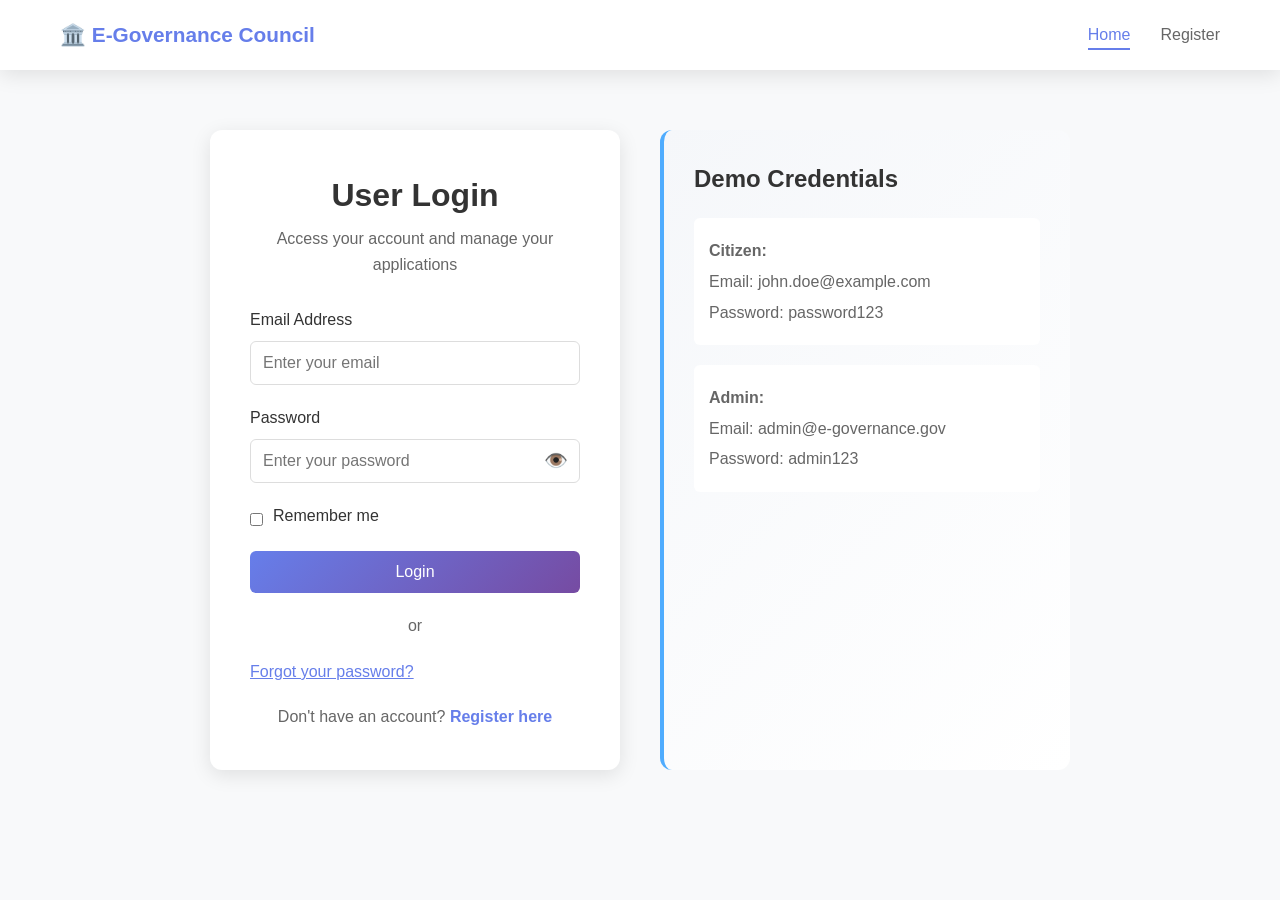
<file: E-governance/index.html>
<!DOCTYPE html>
<html lang="en">
<head>
    <meta charset="UTF-8">
    <meta name="viewport" content="width=device-width, initial-scale=1.0">
    <title>E-Governance Council System</title>
    <link rel="stylesheet" href="styles.css">
</head>
<body>
    <!-- Navigation -->
    <nav class="navbar">
        <div class="nav-container">
            <div class="logo">🏛️ E-Governance Council</div>
            <ul class="nav-links">
                <li><a href="index.html" class="active">Home</a></li>
                <li><a href="register.html">Register</a></li>
            </ul>
        </div>
    </nav>

    <!-- Login Container -->
    <div class="auth-container">
        <div class="auth-card">
            <h2>User Login</h2>
            <p class="auth-subtitle">Access your account and manage your applications</p>

            <form id="loginForm" class="auth-form">
                <div class="form-group">
                    <label for="email">Email Address</label>
                    <input type="email" id="email" name="email" required placeholder="Enter your email">
                    <span class="error-message" id="emailError"></span>
                </div>

                <div class="form-group">
                    <label for="password">Password</label>
                    <div class="password-field">
                        <input type="password" id="password" name="password" required placeholder="Enter your password">
                        <button type="button" class="toggle-password" onclick="togglePassword('password')">👁️</button>
                    </div>
                    <span class="error-message" id="passwordError"></span>
                </div>

                <div class="form-group checkbox">
                    <input type="checkbox" id="remember" name="remember">
                    <label for="remember">Remember me</label>
                </div>

                <button type="submit" class="btn btn-primary btn-full">Login</button>

                <div class="auth-divider">or</div>

                <a href="recover-password.html" class="btn btn-link">Forgot your password?</a>
            </form>

            <div class="auth-footer">
                <p>Don't have an account? <a href="register.html" class="link-primary">Register here</a></p>
            </div>
        </div>

        <!-- Info Card -->
        <div class="info-card">
            <h3>Demo Credentials</h3>
            <div class="demo-creds">
                <p><strong>Citizen:</strong></p>
                <p>Email: john.doe@example.com</p>
                <p>Password: password123</p>
            </div>
            <div class="demo-creds">
                <p><strong>Admin:</strong></p>
                <p>Email: admin@e-governance.gov</p>
                <p>Password: admin123</p>
            </div>
        </div>
    </div>

    <!-- Script -->
    <script src="auth.js"></script>
    <script>
        document.getElementById('loginForm').addEventListener('submit', function(e) {
            e.preventDefault();
            if(validateLoginForm()) {
                handleLogin();
            }
        });

        function validateLoginForm() {
            let isValid = true;
            const email = document.getElementById('email').value;
            const password = document.getElementById('password').value;

            if (!email) {
                document.getElementById('emailError').textContent = 'Email is required';
                isValid = false;
            } else if (!isValidEmail(email)) {
                document.getElementById('emailError').textContent = 'Please enter a valid email';
                isValid = false;
            } else {
                document.getElementById('emailError').textContent = '';
            }

            if (!password) {
                document.getElementById('passwordError').textContent = 'Password is required';
                isValid = false;
            } else if (password.length < 6) {
                document.getElementById('passwordError').textContent = 'Password must be at least 6 characters';
                isValid = false;
            } else {
                document.getElementById('passwordError').textContent = '';
            }

            return isValid;
        }

        async function handleLogin() {
            const email = document.getElementById('email').value;
            const password = document.getElementById('password').value;

            // Show loading state
            const submitBtn = document.querySelector('button[type="submit"]');
            const originalText = submitBtn.textContent;
            submitBtn.textContent = 'Logging in...';
            submitBtn.disabled = true;

            try {
                const result = await loginUser(email, password);

                if (result.success) {
                    // Store user session
                    storeUserSession(result.user);

                    alert('Login successful!');
                    // Redirect based on user role
                    if (result.user.role === 'Admin') {
                        window.location.href = 'admin-panel.html';
                    } else {
                        window.location.href = 'dashboard.html';
                    }
                } else {
                    if (result.needs_registration) {
                        // User doesn't exist, prompt to register
                        const shouldRegister = confirm(result.message + ' Would you like to register now?');
                        if (shouldRegister) {
                            window.location.href = 'register.html';
                        }
                    } else {
                        alert(result.message);
                    }
                }
            } catch (error) {
                console.error('Login error:', error);
                alert('An error occurred during login. Please try again.');
            } finally {
                // Reset button state
                submitBtn.textContent = originalText;
                submitBtn.disabled = false;
            }
        }
    </script>
</body>
</html>
</file>
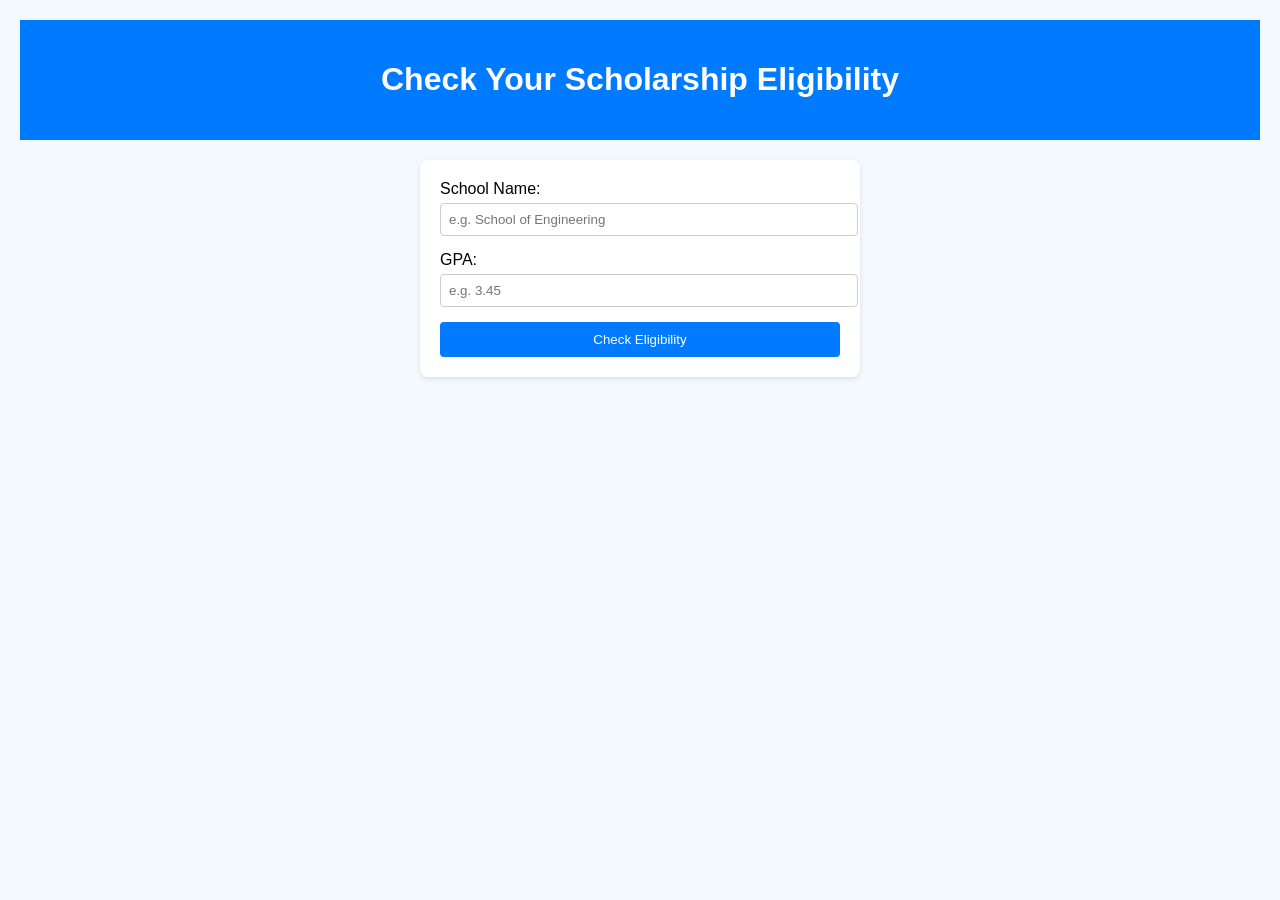
<file: eligibility.html>
<!DOCTYPE html>
<html lang="en">
<head>
    <meta charset="UTF-8">
    <meta name="viewport" content="width=device-width, initial-scale=1.0">
    <title>Scholarship Eligibility Checker</title>
    <style>
        body {
            font-family: Arial, sans-serif;
            background-color: #f4f8ff;
            margin: 0;
            padding: 20px;
        }
        header {
            background-color: #007bff;
            color: white;
            padding: 20px;
            text-align: center;
        }
        .form-container {
            margin: 20px auto;
            padding: 20px;
            background-color: white;
            border-radius: 8px;
            box-shadow: 0 2px 5px rgba(0, 0, 0, 0.1);
            max-width: 400px;
        }
        .form-group {
            margin-bottom: 15px;
        }
        label {
            display: block;
            margin-bottom: 5px;
        }
        input {
            width: 100%;
            padding: 8px;
            border: 1px solid #ccc;
            border-radius: 4px;
        }
        button {
            width: 100%;
            padding: 10px;
            background-color: #007bff;
            color: white;
            border: none;
            border-radius: 4px;
            cursor: pointer;
        }
        button:hover {
            background-color: #0056b3;
        }

        /* result styles */
        .result {
            margin-top: 20px;
            font-weight: bold;
            display: flex;
            align-items: center;
            gap: 10px;
            font-size: 1rem;
        }
        .result .icon {
            font-size: 1.3rem;
            line-height: 1;
        }
        .result.ok { color: #155724; background: #d4edda; border: 1px solid #c3e6cb; padding: 8px 12px; border-radius: 6px; }
        .result.bad { color: #721c24; background: #f8d7da; border: 1px solid #f5c6cb; padding: 8px 12px; border-radius: 6px; }

        .view-link {
            display: inline-block;
            margin-left: auto;
            background: #28a745;
            color: #fff;
            padding: 6px 10px;
            text-decoration: none;
            border-radius: 4px;
            font-weight: 600;
        }
        .view-link:hover { opacity: 0.95; }

        @media (max-width: 420px) {
            .result { flex-direction: column; align-items: flex-start; gap:6px; }
            .view-link { margin-left: 0; }
        }
    </style>
</head>
<body>
    <header>
        <h1>Check Your Scholarship Eligibility</h1>
    </header>

    <div class="form-container">
        <form id="eligibility-form" novalidate>
            <div class="form-group">
                <label for="school">School Name:</label>
                <input type="text" id="school" name="school" required placeholder="e.g. School of Engineering">
            </div>
            <div class="form-group">
                <label for="gpa">GPA:</label>
                <input type="number" id="gpa" name="gpa" step="0.01" min="0" max="4.0" required placeholder="e.g. 3.45">
            </div>
            <button type="submit">Check Eligibility</button>
        </form>
        <div id="eligibility-result" class="result" role="status" aria-live="polite" style="display:none"></div>
    </div>

    <script>
        const form = document.getElementById('eligibility-form');
        const resultEl = document.getElementById('eligibility-result');

        form.addEventListener('submit', function(e) {
            e.preventDefault();
            resultEl.style.display = 'none';
            resultEl.className = 'result'; // reset classes

            const school = document.getElementById('school').value.trim();
            const gpaRaw = document.getElementById('gpa').value;
            const gpa = parseFloat(gpaRaw);

            // basic validation
            if (!school) {
                resultEl.textContent = 'Please enter your school name.';
                resultEl.classList.add('bad');
                resultEl.style.display = '';
                return;
            }
            if (isNaN(gpa) || gpa < 0 || gpa > 4) {
                resultEl.textContent = 'Please enter a valid GPA between 0.00 and 4.00.';
                resultEl.classList.add('bad');
                resultEl.style.display = '';
                return;
            }

            // eligibility threshold: 2.8 or higher => eligible
            if (gpa >= 2.8) {
                resultEl.innerHTML = '<span class="icon" aria-hidden="true">✅</span><span>Eligible</span>';
                // provide link to view scholarships for entered school
                const link = document.createElement('a');
                link.className = 'view-link';
                link.href = `vsch.html?school=${encodeURIComponent(school)}&gpa=${gpa.toFixed(2)}`;
                link.textContent = 'View scholarships';
                resultEl.appendChild(link);

                resultEl.classList.add('ok');
                resultEl.style.display = '';
            } else {
                resultEl.innerHTML = '<span class="icon" aria-hidden="true">✖</span><span>Not eligible</span>';
                resultEl.classList.add('bad');
                resultEl.style.display = '';
            }
        });
    </script>
</body>
</html>
</file>
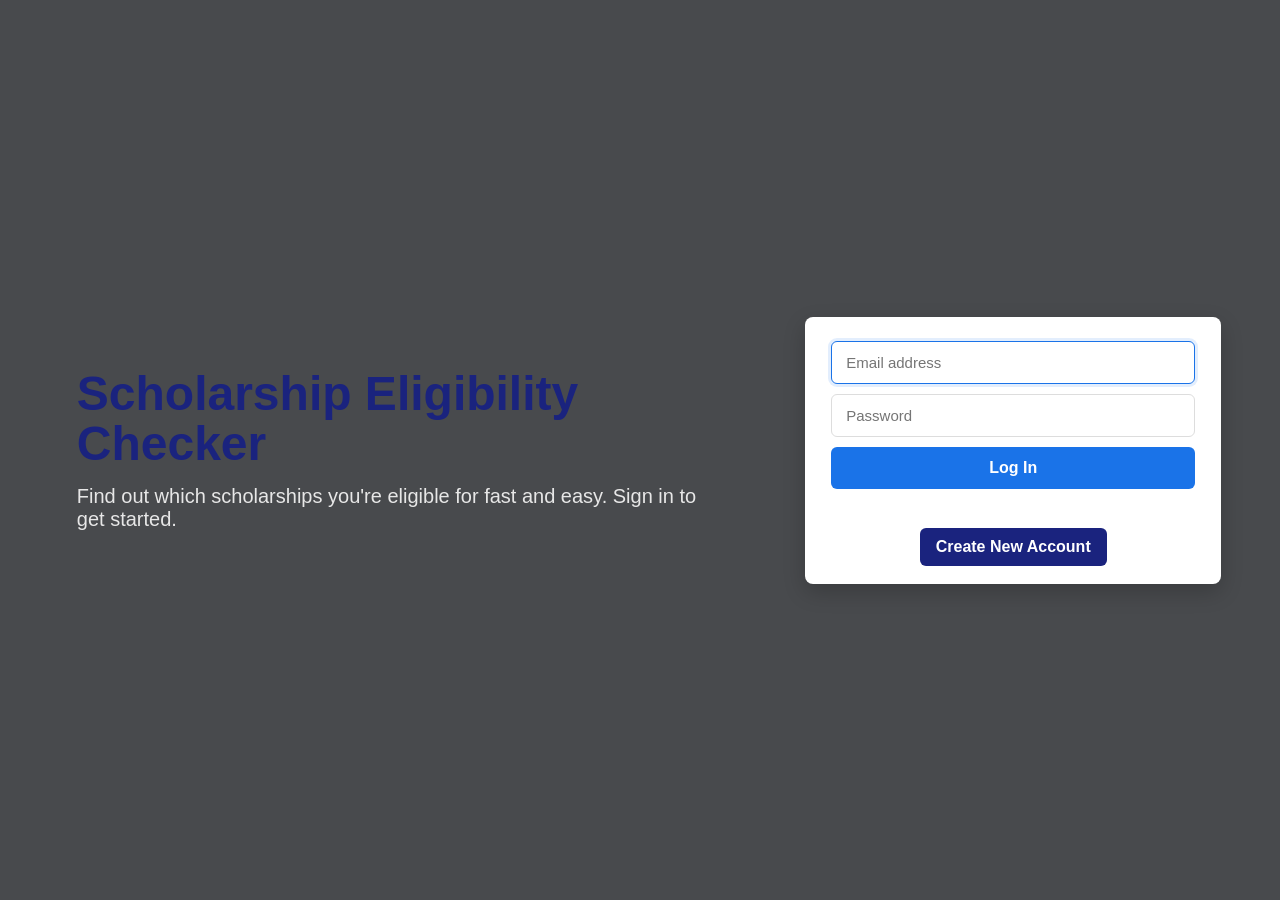
<file: login.html>
<!doctype html>
<html lang="en">
<head>
  <meta charset="utf-8" />
  <meta name="viewport" content="width=device-width,initial-scale=1" />
  <title>Log in - Scholarship Eligibility Checker</title>
  <link rel="stylesheet" href="style.css">
  <link rel="stylesheet" href="login.css">
</head>
<body>
  <div class="login-wrapper">
    <div class="login-left">
      <h1>Scholarship Eligibility Checker</h1>
      <p>Find out which scholarships you're eligible for fast and easy.
         Sign in to get started.
      </p>
    </div>

    <div class="login-right">
      <div class="login-card" role="region" aria-label="Log in">
        <div id="loginMsg" class="form-msg" aria-live="polite" style="text-align:left;margin-bottom:8px;display:none"></div>
        <form action="login.php" method="post" class="login-form">
          <label class="sr-only" for="email">Email</label>
          <input id="email" name="email" type="email" placeholder="Email address" required>

          <label class="sr-only" for="password">Password</label>
          <input id="password" name="password" type="password" placeholder="Password" required>

          <button type="submit" class="login-btn">Log In</button>

        </form>

        <div class="divider" aria-hidden="true"></div>

        <a href="signup.html" class="create-account">Create New Account</a>
      </div>
    </div>
  </div>

  <script>
    // small convenience: focus email on load
    document.getElementById('email')?.focus();

    // show server-side error passed via ?error= message
    (function(){
      function getQueryParam(name){
        const params = new URLSearchParams(window.location.search);
        return params.get(name);
      }
      const err = getQueryParam('error');
      if (err){
        const msg = decodeURIComponent(err);
        const el = document.getElementById('loginMsg');
        el.textContent = msg;
        el.className = 'form-msg error';
        el.style.display = 'block';
        // remove error from URL to avoid repeat on refresh
        if (window.history && window.history.replaceState) {
          const url = new URL(window.location);
          url.searchParams.delete('error');
          window.history.replaceState({}, document.title, url.toString());
        }
      }
    })();
  </script>
</body>
</html>
</file>
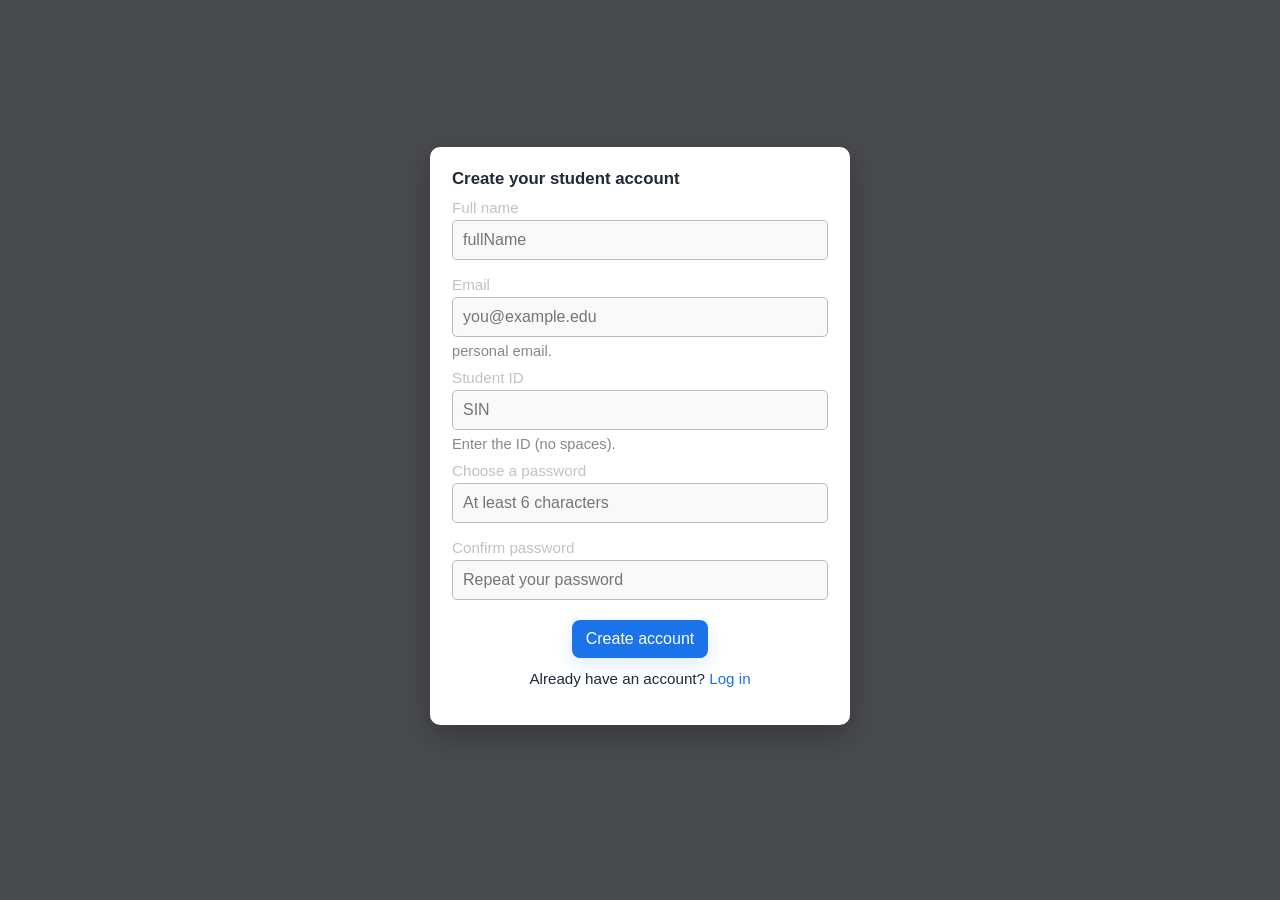
<file: signup.html>
<!doctype html>
<html lang="en">
<head>
  <meta charset="utf-8" />
  <meta name="viewport" content="width=device-width,initial-scale=1" />
  <title>Eligibility Portal</title>
  <link rel="stylesheet" href="styles.css">
</head>
<body>
  <header class="page-header">

  </header>

  <main class="center">
    <section class="card" aria-labelledby="signupHeading">
      <h2 id="signupHeading">Create your student account</h2>
      
      <form id="signupForm" autocomplete="off" novalidate>
        <label for="fullName">Full name</label>
        <input id="fullName" name="fullName" type="text" placeholder="fullName" required />

        <label for="email">Email</label>
        <input id="email" name="email" type="email" placeholder="you@example.edu" required />
        <small class="muted">personal email.</small>

        <label for="studentId">Student ID</label>
        <input id="studentId" name="studentId" type="text" placeholder="SIN" required />
        <small class="muted">Enter the ID (no spaces).</small>

        <label for="password">Choose a password</label>
        <input id="password" name="password" type="password" placeholder="At least 6 characters" required />

        <label for="confirmPassword">Confirm password</label>
        <input id="confirmPassword" name="confirmPassword" type="password" placeholder="Repeat your password" required />
  <style>
    /* Consistent label/input layout for signup form */
    #signupForm label {
      display: block;
      margin-bottom: 4px;
      font-weight: 500;
    }
    #signupForm input[type="text"],
    #signupForm input[type="email"],
    #signupForm input[type="password"] {
      width: 100%;
      box-sizing: border-box;
      padding: 10px;
      margin-bottom: 6px;
      border: 1px solid #bbb;
      border-radius: 5px;
      font-size: 1rem;
      background: #f9f9fa;
      transition: border 0.2s;
    }
    #signupForm input[type="text"]:focus,
    #signupForm input[type="email"]:focus,
    #signupForm input[type="password"]:focus {
      border: 1.5px solid #155ab6;
      outline: none;
    }
    #signupForm small.muted {
      display: block;
      margin-bottom: 10px;
      color: #888;
      font-size: 0.92em;
    }
  </style>

        <div class="actions center-actions" style="margin-top:14px">
          <button id="createAccount" type="submit">Create account</button>
        </div>

        <div id="signupMsg" class="form-msg" aria-live="polite"></div>

        <p class="signup-prompt" style="margin-top:12px">
          Already have an account? <a id="toLogin" href="login.html">Log in</a>
        </p>
      </form>
    </section>
  </main>

  <script>
    // client-side behavior: friendly messages, light validation, send to signup.php
    (function(){
      const fullNameEl = document.getElementById('fullName');
      const emailEl = document.getElementById('email');
      const studentIdEl = document.getElementById('studentId');
      const passwordEl = document.getElementById('password');
      const confirmEl = document.getElementById('confirmPassword');
      const signupMsg = document.getElementById('signupMsg');
      const signupForm = document.getElementById('signupForm');

      // optional live preview element; attach listener only if element exists
      const displayName = document.getElementById('displayName');
      if (displayName && fullNameEl) {
        fullNameEl.addEventListener('input', () => {
          const v = fullNameEl.value.trim();
          displayName.textContent = v ? `Hello, ${v.split(' ')[0]}` : 'Welcome, there';
        });
      }

      function passwordStrength(pw) {
        let score = 0;
        if (pw.length >= 6) score++;
        if (/[A-Z]/.test(pw)) score++;
        if (/[0-9]/.test(pw)) score++;
        if (/[^A-Za-z0-9]/.test(pw)) score++;
        return score;
      }

      signupForm.addEventListener('submit', async (e) => {
        e.preventDefault();
        signupMsg.textContent = '';
        signupMsg.className = 'form-msg';

        const name = fullNameEl.value.trim();
        const email = emailEl.value.trim();
        const student_id = studentIdEl.value.trim();
        const password = passwordEl.value;
        const confirm = confirmEl.value;

        if (!name || !email || !student_id || !password || !confirm) {
          signupMsg.className = 'form-msg error';
          signupMsg.textContent = 'Please fill out all fields.';
          return;
        }

        if (!/^\S+@\S+\.\S+$/.test(email)) {
          signupMsg.className = 'form-msg error';
          signupMsg.textContent = 'Please provide a valid email address.';
          return;
        }

        if (password !== confirm) {
          signupMsg.className = 'form-msg error';
          signupMsg.textContent = 'Passwords do not match.';
          return;
        }

        if (password.length < 6) {
          signupMsg.className = 'form-msg error';
          signupMsg.textContent = 'Choose a password that is at least 6 characters.';
          return;
        }

        const strength = passwordStrength(password);
        if (strength < 2) {
          signupMsg.className = 'form-msg error';
          signupMsg.textContent = 'Try a stronger password (mix letters, numbers, symbols).';
          return;
        }

        signupMsg.textContent = 'Creating your account…';

        try {
          const resp = await fetch('signup.php', {
            method: 'POST',
            headers: { 'Content-Type': 'application/json' },
            body: JSON.stringify({ name, email, student_id, password })
          });
          const json = await resp.json();
          if (json.success) {
            localStorage.setItem('signupName', json.name);
            signupMsg.className = 'form-msg success';
            signupMsg.textContent = json.message || 'Account created — redirecting to login…';
            setTimeout(() => { window.location.href = 'login.html'; }, 800);
          } else {
            signupMsg.className = 'form-msg error';
            signupMsg.textContent = json.message || 'Could not create account.';
          }
        } catch (err) {
          signupMsg.className = 'form-msg error';
          signupMsg.textContent = 'Server error. Try again later.';
        }
      });

      // keep link behavior — it navigates to login.html
      const toLoginLink = document.getElementById('toLogin');
      if (toLoginLink) toLoginLink.addEventListener('click', () => {});
    })();
  </script>
</file>
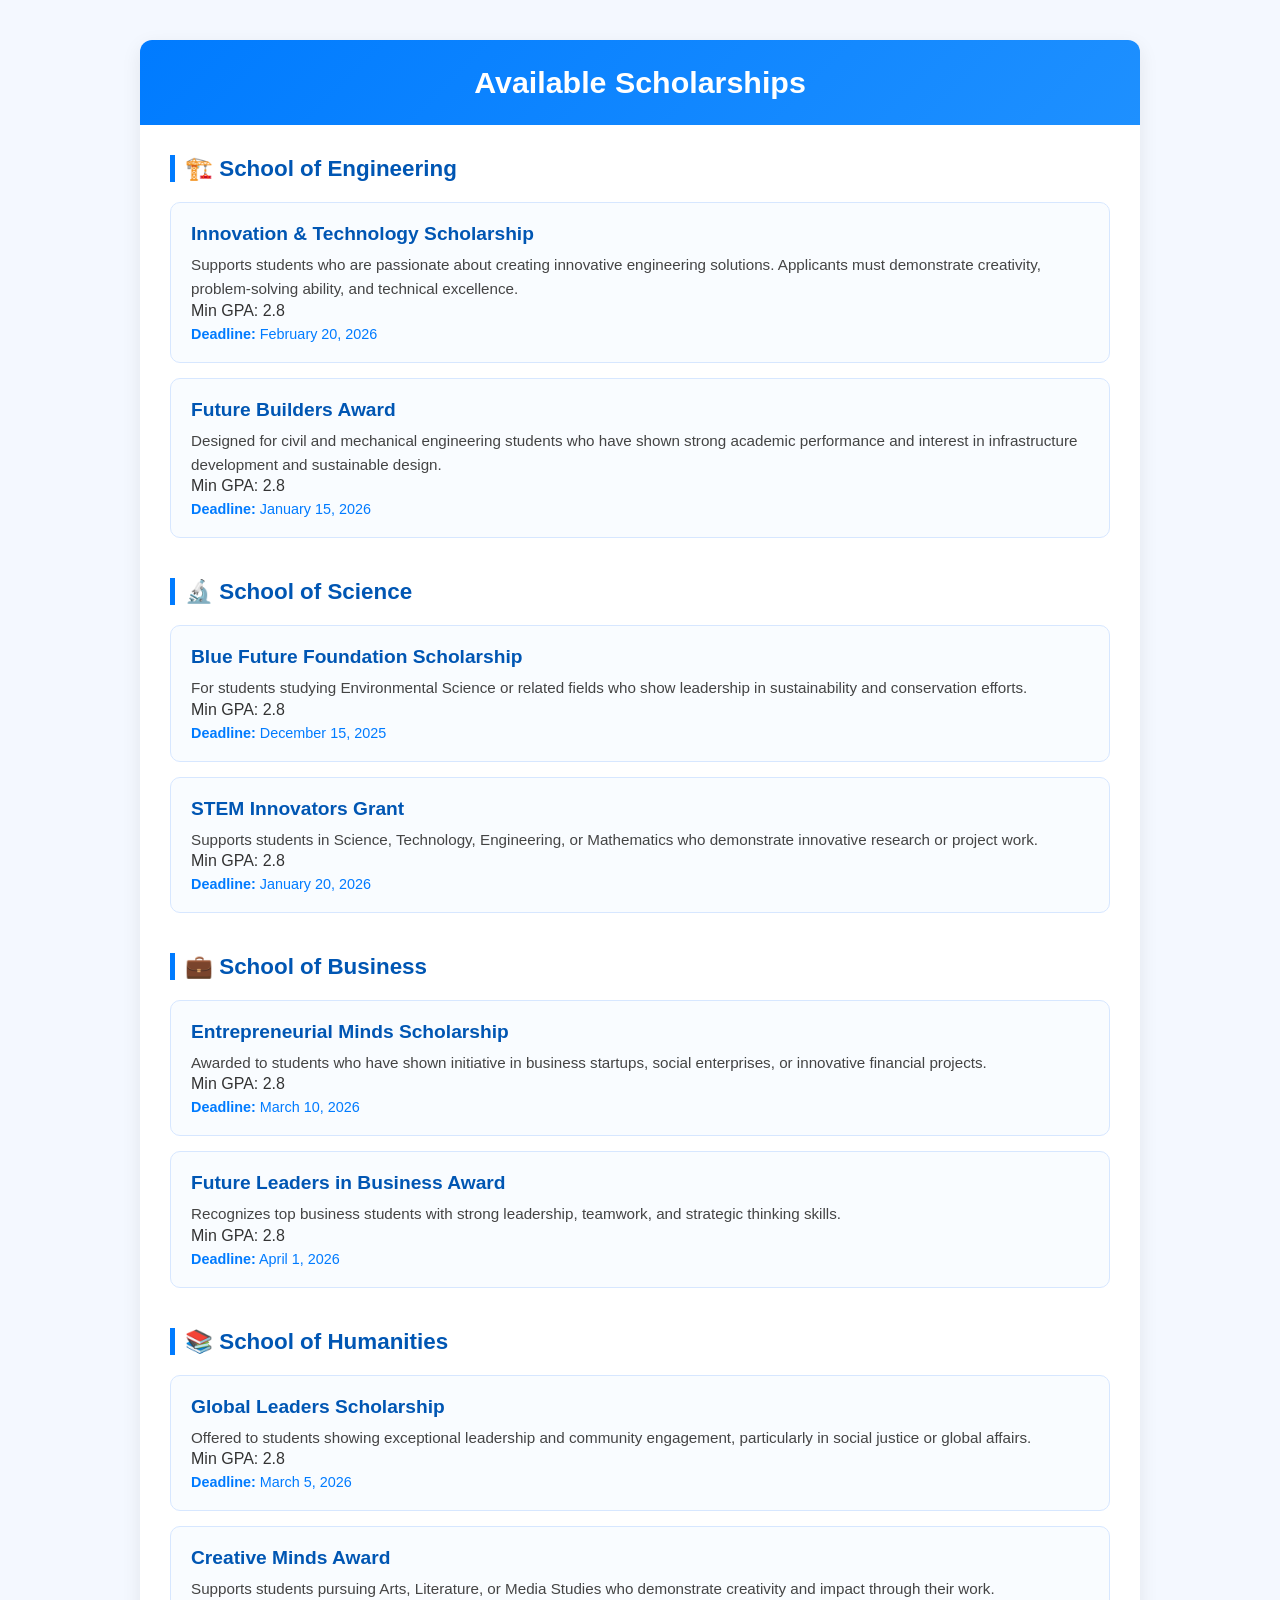
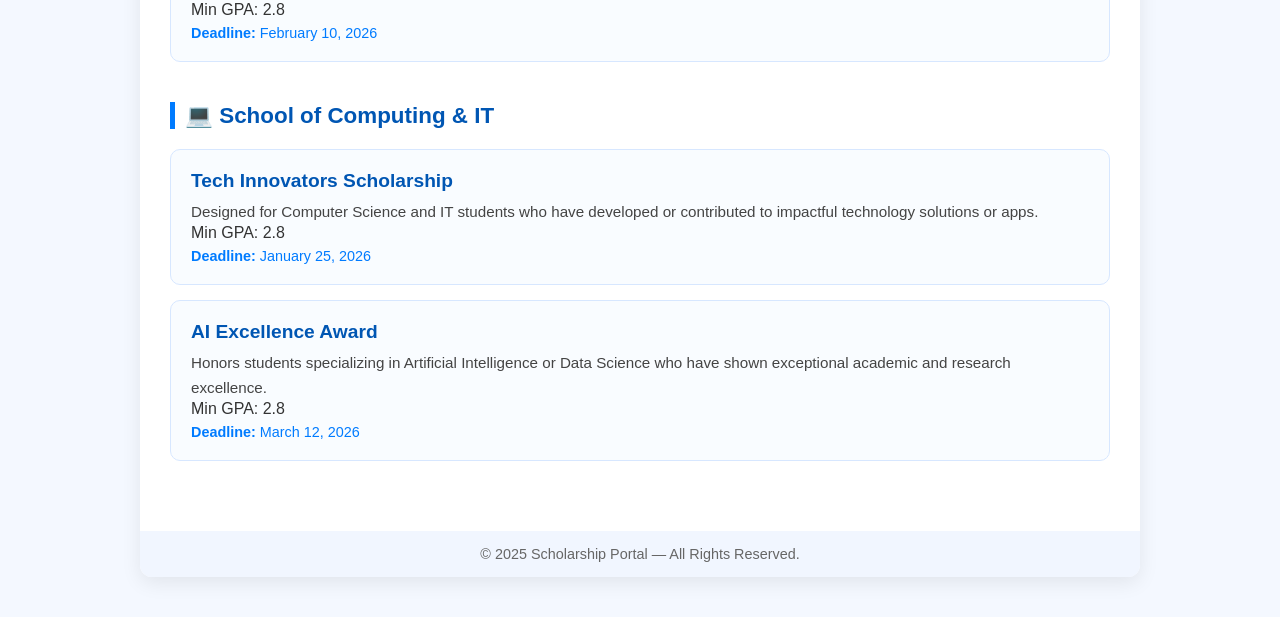
<file: vsch.html>
<!DOCTYPE html>
<html lang="en">
<head>
  <meta charset="UTF-8">
  <meta name="viewport" content="width=device-width, initial-scale=1.0">
  <title>View Scholarships</title>
  <style>
    /* ====== Global Styles ====== */
    * {
      margin: 0;
      padding: 0;
      box-sizing: border-box;
      font-family: "Poppins", sans-serif;
    }

    body {
      background-color: #f4f8ff;
      color: #333;
      display: flex;
      justify-content: center;
      align-items: flex-start;
      padding: 40px 20px;
    }

    .container {
      background: #fff;
      width: 100%;
      max-width: 1000px;
      border-radius: 12px;
      box-shadow: 0 6px 20px rgba(0, 0, 0, 0.08);
      overflow: hidden;
    }

    header {
      background: linear-gradient(135deg, #007bff, #1e90ff);
      color: white;
      text-align: center;
      padding: 25px;
    }

    header h1 {
      font-size: 1.9rem;
      font-weight: 600;
    }

    .content {
      padding: 30px;
    }

    /* ===== Category Section ===== */
    .school-section {
      margin-bottom: 40px;
    }

    .school-title {
      font-size: 1.4rem;
      color: #0056b3;
      border-left: 5px solid #007bff;
      padding-left: 10px;
      margin-bottom: 20px;
      font-weight: 600;
    }

    /* ===== Scholarship Card ===== */
    .scholarship-card {
      background: #f9fcff;
      border: 1px solid #d7e7ff;
      border-radius: 10px;
      padding: 20px;
      margin-bottom: 15px;
      transition: all 0.3s ease;
    }

    .scholarship-card:hover {
      transform: translateY(-3px);
      box-shadow: 0 6px 16px rgba(0, 123, 255, 0.15);
    }

    .scholarship-title {
      font-size: 1.2rem;
      color: #0056b3;
      margin-bottom: 8px;
      font-weight: 600;
    }

    .scholarship-details {
      font-size: 0.95rem;
      color: #444;
      line-height: 1.6;
    }

    .deadline {
      margin-top: 6px;
      font-size: 0.9rem;
      color: #007bff;
    }

    footer {
      text-align: center;
      padding: 15px;
      background-color: #f1f6ff;
      font-size: 0.9rem;
      color: #666;
    }

    @media (max-width: 600px) {
      header h1 {
        font-size: 1.5rem;
      }
      .scholarship-card {
        padding: 15px;
      }
    }
  </style>
</head>

<body>
  <div class="container">
    <header>
      <h1>Available Scholarships</h1>
    </header>

    <div class="content">
      
      <!-- SCHOOL OF ENGINEERING -->
      <section class="school-section">
        <h2 class="school-title">🏗️ School of Engineering</h2>

        <div class="scholarship-card">
          <h3 class="scholarship-title">Innovation & Technology Scholarship</h3>
          <p class="scholarship-details">
            Supports students who are passionate about creating innovative engineering solutions. 
            Applicants must demonstrate creativity, problem-solving ability, and technical excellence.
          </p>
          <p>
            Min GPA: 2.8
          </p>
          <p class="deadline"><strong>Deadline:</strong> February 20, 2026</p>
        </div>

        <div class="scholarship-card">
          <h3 class="scholarship-title">Future Builders Award</h3>
          <p class="scholarship-details">
            Designed for civil and mechanical engineering students who have shown strong academic 
            performance and interest in infrastructure development and sustainable design.
          </p>

          <p>
            Min GPA: 2.8
          </p>
          <p class="deadline"><strong>Deadline:</strong> January 15, 2026</p>
        </div>
      </section>

      <!-- SCHOOL OF SCIENCE -->
      <section class="school-section">
        <h2 class="school-title">🔬 School of Science</h2>

        <div class="scholarship-card">
          <h3 class="scholarship-title">Blue Future Foundation Scholarship</h3>
          <p class="scholarship-details">
            For students studying Environmental Science or related fields who show leadership 
            in sustainability and conservation efforts.
          </p>
            
          <p>
            Min GPA: 2.8
          </p>
          <p class="deadline"><strong>Deadline:</strong> December 15, 2025</p>
        </div>

        <div class="scholarship-card">
          <h3 class="scholarship-title">STEM Innovators Grant</h3>
          <p class="scholarship-details">
            Supports students in Science, Technology, Engineering, or Mathematics who demonstrate 
            innovative research or project work.
          </p>
            
          <p>
            Min GPA: 2.8
          </p>

          <p class="deadline"><strong>Deadline:</strong> January 20, 2026</p>
        </div>
      </section>

      <!-- SCHOOL OF BUSINESS -->
      <section class="school-section">
        <h2 class="school-title">💼 School of Business</h2>

        <div class="scholarship-card">
          <h3 class="scholarship-title">Entrepreneurial Minds Scholarship</h3>
          <p class="scholarship-details">
            Awarded to students who have shown initiative in business startups, social enterprises, 
            or innovative financial projects.
          </p>

          <p>
            Min GPA: 2.8
          </p>
          <p class="deadline"><strong>Deadline:</strong> March 10, 2026</p>
        </div>

        <div class="scholarship-card">
          <h3 class="scholarship-title">Future Leaders in Business Award</h3>
          <p class="scholarship-details">
            Recognizes top business students with strong leadership, teamwork, and strategic thinking skills.
          </p>

          <p>
            Min GPA: 2.8
          </p>
          <p class="deadline"><strong>Deadline:</strong> April 1, 2026</p>
        </div>
      </section>

      <!-- SCHOOL OF HUMANITIES -->
      <section class="school-section">
        <h2 class="school-title">📚 School of Humanities</h2>

        <div class="scholarship-card">
          <h3 class="scholarship-title">Global Leaders Scholarship</h3>
          <p class="scholarship-details">
            Offered to students showing exceptional leadership and community engagement, 
            particularly in social justice or global affairs.
          </p>

          <p>
            Min GPA: 2.8
          </p>
          <p class="deadline"><strong>Deadline:</strong> March 5, 2026</p>
        </div>

        <div class="scholarship-card">
          <h3 class="scholarship-title">Creative Minds Award</h3>
          <p class="scholarship-details">
            Supports students pursuing Arts, Literature, or Media Studies who demonstrate creativity 
            and impact through their work.
          </p>

          <p>
            Min GPA: 2.8
          </p>
          <p class="deadline"><strong>Deadline:</strong> February 10, 2026</p>
        </div>
      </section>

      <!-- SCHOOL OF COMPUTING & IT -->
      <section class="school-section">
        <h2 class="school-title">💻 School of Computing & IT</h2>

        <div class="scholarship-card">
          <h3 class="scholarship-title">Tech Innovators Scholarship</h3>
          <p class="scholarship-details">
            Designed for Computer Science and IT students who have developed or contributed to 
            impactful technology solutions or apps.
          </p>

          <p>
            Min GPA: 2.8
          </p>
          <p class="deadline"><strong>Deadline:</strong> January 25, 2026</p>
        </div>

        <div class="scholarship-card">
          <h3 class="scholarship-title">AI Excellence Award</h3>
          <p class="scholarship-details">
            Honors students specializing in Artificial Intelligence or Data Science who have shown 
            exceptional academic and research excellence.
          </p>
          
          <p>
            Min GPA: 2.8
          </p>
          <p class="deadline"><strong>Deadline:</strong> March 12, 2026</p>
        </div>
      </section>
    </div>

    <footer>
      © 2025 Scholarship Portal — All Rights Reserved.
    </footer>
  </div>
</body>
</html>
</file>
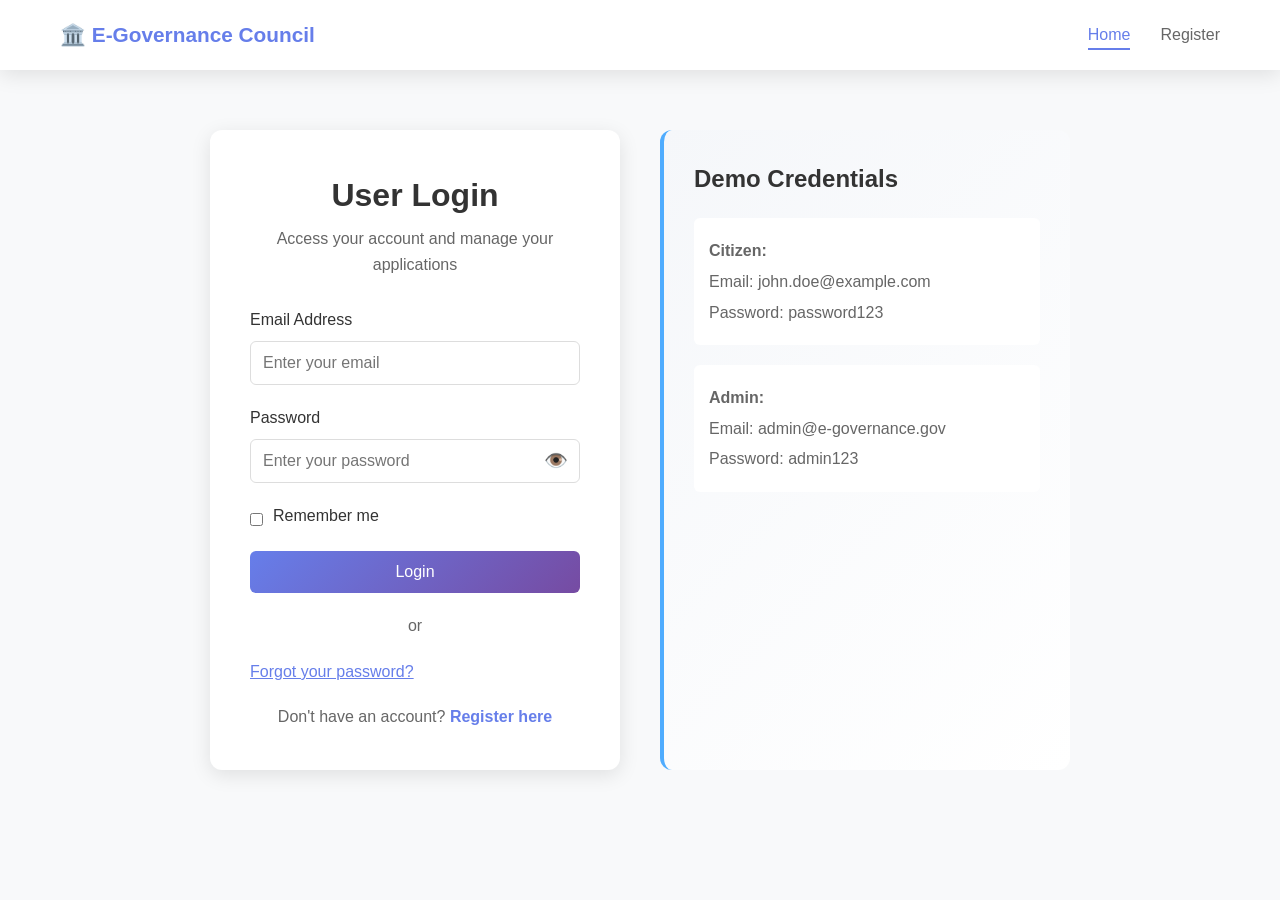
<file: E-governance/admin-panel.html>
<!DOCTYPE html>
<html lang="en">
<head>
    <meta charset="UTF-8">
    <meta name="viewport" content="width=device-width, initial-scale=1.0">
    <title>Admin Panel - E-Governance Council System</title>
    <link rel="stylesheet" href="styles.css">
</head>
<body>
    <!-- Navigation -->
    <nav class="navbar navbar-dark">
        <div class="nav-container">
            <div class="logo">🏛️ E-Governance Council</div>
            <ul class="nav-links">
                <li><a href="admin-panel.html" class="active">Admin Dashboard</a></li>
                <li class="nav-user">
                    <span>👤 Admin Officer</span>
                    <a href="index.html" onclick="logout()">Logout</a>
                </li>
            </ul>
        </div>
    </nav>

    <!-- Admin Dashboard Container -->
    <div class="admin-container">
        <!-- Sidebar -->
        <aside class="admin-sidebar">
            <div class="sidebar-menu">
                <a href="admin-panel.html" class="menu-item active">📊 Dashboard</a>
                <a href="#applications" class="menu-item">📋 Applications</a>
                <a href="#users" class="menu-item">👥 Users</a>
                <a href="#services" class="menu-item">🎯 Services</a>
                <a href="#documents" class="menu-item">📄 Documents</a>
                <a href="#reports" class="menu-item">📈 Reports</a>
                <a href="#settings" class="menu-item">⚙️ Settings</a>
            </div>
        </aside>

        <!-- Main Content -->
        <main class="admin-main">
            <!-- Welcome Section -->
            <section class="admin-welcome">
                <h1>Admin Dashboard</h1>
                <p>Manage applications, users, and system operations</p>
            </section>

            <!-- Statistics Cards -->
            <section class="admin-stats">
                <div class="admin-stat-card">
                    <div class="stat-icon">📊</div>
                    <div class="stat-content">
                        <h3>Total Applications</h3>
                        <p class="stat-big" id="totalApps">-</p>
                        <small id="newAppsWeek">Loading...</small>
                    </div>
                </div>
                <div class="admin-stat-card">
                    <div class="stat-icon">⏳</div>
                    <div class="stat-content">
                        <h3>Pending Review</h3>
                        <p class="stat-big" id="pendingApps">-</p>
                        <small>Requires action</small>
                    </div>
                </div>
                <div class="admin-stat-card">
                    <div class="stat-icon">✅</div>
                    <div class="stat-content">
                        <h3>Approved Today</h3>
                        <p class="stat-big" id="approvedToday">-</p>
                        <small id="reviewedToday">Out of - reviewed</small>
                    </div>
                </div>
                <div class="admin-stat-card">
                    <div class="stat-icon">👥</div>
                    <div class="stat-content">
                        <h3>Total Users</h3>
                        <p class="stat-big" id="totalUsers">-</p>
                        <small id="newUsersWeek">+0 new users</small>
                    </div>
                </div>
            </section>

            <!-- Application Management -->
            <section class="admin-section" id="applications">
                <div class="section-header">
                    <h2>Pending Applications for Review</h2>
                    <a href="#" class="btn btn-secondary">Export</a>
                </div>

                <div class="filter-bar">
                    <select class="filter-select">
                        <option>All Services</option>
                        <option>Trading Permit</option>
                        <option>Building Permit</option>
                        <option>Marriage Certificate</option>
                    </select>
                    <select class="filter-select">
                        <option>All Statuses</option>
                        <option>Pending</option>
                        <option>Under Review</option>
                        <option>Awaiting Documents</option>
                    </select>
                    <input type="search" class="filter-search" placeholder="Search by application ID or user">
                </div>

                <div class="table-responsive">
                    <table class="admin-table">
                        <thead>
                            <tr>
                                <th>App ID</th>
                                <th>Applicant</th>
                                <th>Service</th>
                                <th>Submitted</th>
                                <th>Status</th>
                                <th>Actions</th>
                            </tr>
                        </thead>
                        <tbody id="applicationsTableBody">
                            <tr>
                                <td colspan="6" style="text-align: center; padding: 20px; color: #999;">Loading applications...</td>
                            </tr>
                        </tbody>
                    </table>
                </div>
            </section>

            <!-- System Overview -->
            <section class="admin-section">
                <h2>System Overview</h2>
                <div class="overview-cards">
                    <div class="overview-card">
                        <h3>Application Success Rate</h3>
                        <div class="progress-bar">
                            <div class="progress-fill" id="successRateBar" style="width: 0%"></div>
                        </div>
                        <p id="successRateText">Loading...</p>
                    </div>
                    <div class="overview-card">
                        <h3>Average Processing Time</h3>
                        <p class="big-stat" id="avgProcessingTime">Loading...</p>
                        <small>Target: 5 days</small>
                    </div>
                    <div class="overview-card">
                        <h3>System Uptime</h3>
                        <p class="big-stat">99.8%</p>
                        <small>Last 30 days</small>
                    </div>
                </div>
            </section>
        </main>
    </div>

    <!-- Script -->
    <script src="auth.js"></script>
    <script>
        // Check authentication on page load
        requireLogin();

        // Update user information and load data on page load
        document.addEventListener('DOMContentLoaded', function() {
            updateUserInfo();
            loadAdminStatistics();
            loadPendingApplications();
        });

        function updateUserInfo() {
            const user = getUserSession();
            if (user && user.role === 'Admin') {
                // Update navigation user info
                const navUserElement = document.querySelector('.nav-user span');
                if (navUserElement) {
                    navUserElement.textContent = `👤 ${user.name}`;
                }
            } else {
                // Redirect if not admin
                alert('Access denied. Admin privileges required.');
                window.location.href = 'index.html';
            }
        }

        async function loadAdminStatistics() {
            try {
                const response = await fetch('admin_api.php', {
                    method: 'POST',
                    headers: {
                        'Content-Type': 'application/json'
                    },
                    body: JSON.stringify({
                        action: 'get_admin_statistics'
                    })
                });

                const data = await response.json();

                if (data.success) {
                    const stats = data.statistics;

                    // Update statistics cards
                    document.getElementById('totalApps').textContent = stats.total_applications;
                    document.getElementById('newAppsWeek').textContent = `+${stats.new_applications_week} this week`;
                    document.getElementById('pendingApps').textContent = stats.pending_applications;
                    document.getElementById('approvedToday').textContent = stats.approved_today;
                    document.getElementById('reviewedToday').textContent = `Out of ${stats.reviewed_today} reviewed`;
                    document.getElementById('totalUsers').textContent = stats.total_users;
                    document.getElementById('newUsersWeek').textContent = `+${stats.new_users_week} new users`;

                    // Update system overview
                    updateSystemOverview(stats);
                } else {
                    console.error('Error loading statistics:', data.message);
                    showErrorMessage('Failed to load statistics');
                }
            } catch (error) {
                console.error('Error loading admin statistics:', error);
                showErrorMessage('Failed to load statistics');
            }
        }

        function updateSystemOverview(stats) {
            // Update success rate
            const successRateElement = document.querySelector('.overview-card:nth-child(1) .progress-fill');
            const successRateText = document.querySelector('.overview-card:nth-child(1) p');
            if (successRateElement && successRateText) {
                successRateElement.style.width = `${stats.success_rate}%`;
                successRateText.textContent = `${stats.success_rate}% approved out of ${stats.total_applications} total`;
            }

            // Update processing time
            const processingTimeElement = document.querySelector('.overview-card:nth-child(2) .big-stat');
            if (processingTimeElement) {
                processingTimeElement.textContent = `${stats.avg_processing_days} days`;
            }
        }

        async function loadPendingApplications() {
            try {
                const response = await fetch('admin_api.php', {
                    method: 'POST',
                    headers: {
                        'Content-Type': 'application/json'
                    },
                    body: JSON.stringify({
                        action: 'get_pending_applications',
                        limit: 50
                    })
                });

                const data = await response.json();
                const tableBody = document.getElementById('applicationsTableBody');

                if (data.success && data.applications.length > 0) {
                    tableBody.innerHTML = '';
                    data.applications.forEach(app => {
                        // Map status to badge class
                        let badgeClass = 'badge-pending';
                        if (app.status === 'Under Review') badgeClass = 'badge-review';

                        const row = `
                            <tr>
                                <td>${app.app_reference}</td>
                                <td>${app.applicant_name}<br><small style="color: #666;">${app.email}</small></td>
                                <td>${app.service_name}</td>
                                <td>${new Date(app.submission_date).toLocaleDateString()}</td>
                                <td><span class="badge ${badgeClass}">${app.status}</span></td>
                                <td>
                                    <button class="btn-action btn-view" onclick="viewApplication(${app.app_id})">Review</button>
                                    <button class="btn-action btn-approve" onclick="approveApplication(${app.app_id})">Approve</button>
                                    <button class="btn-action btn-reject" onclick="rejectApplication(${app.app_id})">Reject</button>
                                </td>
                            </tr>
                        `;
                        tableBody.innerHTML += row;
                    });
                } else {
                    tableBody.innerHTML = '<tr><td colspan="6" style="text-align: center; padding: 20px; color: #999;">No pending applications found.</td></tr>';
                }
            } catch (error) {
                console.error('Error loading applications:', error);
                document.getElementById('applicationsTableBody').innerHTML = '<tr><td colspan="6" style="text-align: center; padding: 20px; color: red;">Error loading applications</td></tr>';
            }
        }

        async function approveApplication(appId) {
            if (!confirm('Are you sure you want to approve this application?')) {
                return;
            }

            try {
                const response = await fetch('admin_api.php', {
                    method: 'POST',
                    headers: {
                        'Content-Type': 'application/json'
                    },
                    body: JSON.stringify({
                        action: 'approve_application',
                        app_id: appId
                    })
                });

                const data = await response.json();

                if (data.success) {
                    alert('Application approved successfully!');
                    // Reload data
                    loadAdminStatistics();
                    loadPendingApplications();
                } else {
                    alert('Error: ' + (data.message || 'Failed to approve application'));
                }
            } catch (error) {
                console.error('Error approving application:', error);
                alert('An error occurred. Please try again.');
            }
        }

        async function rejectApplication(appId) {
            const reason = prompt('Please provide a reason for rejection:');
            if (reason === null || reason.trim() === '') {
                return;
            }

            try {
                const response = await fetch('admin_api.php', {
                    method: 'POST',
                    headers: {
                        'Content-Type': 'application/json'
                    },
                    body: JSON.stringify({
                        action: 'reject_application',
                        app_id: appId,
                        reason: reason.trim()
                    })
                });

                const data = await response.json();

                if (data.success) {
                    alert('Application rejected successfully!');
                    // Reload data
                    loadAdminStatistics();
                    loadPendingApplications();
                } else {
                    alert('Error: ' + (data.message || 'Failed to reject application'));
                }
            } catch (error) {
                console.error('Error rejecting application:', error);
                alert('An error occurred. Please try again.');
            }
        }

        function viewApplication(appId) {
            // For now, just show an alert. You can expand this to show detailed application view
            alert(`Viewing application details for ID: ${appId}\n\nThis feature can be expanded to show full application details, documents, and review interface.`);
        }

        function logout() {
            if (confirm('Are you sure you want to logout?')) {
                clearUserSession();
                window.location.href = 'index.html';
            }
        }

        function showErrorMessage(message) {
            // Update all loading placeholders with error message
            const elements = ['totalApps', 'pendingApps', 'approvedToday', 'totalUsers'];
            elements.forEach(id => {
                const element = document.getElementById(id);
                if (element) {
                    element.textContent = 'Error';
                    element.style.color = 'red';
                }
            });
        }
    </script>
</body>
</html>
</file>
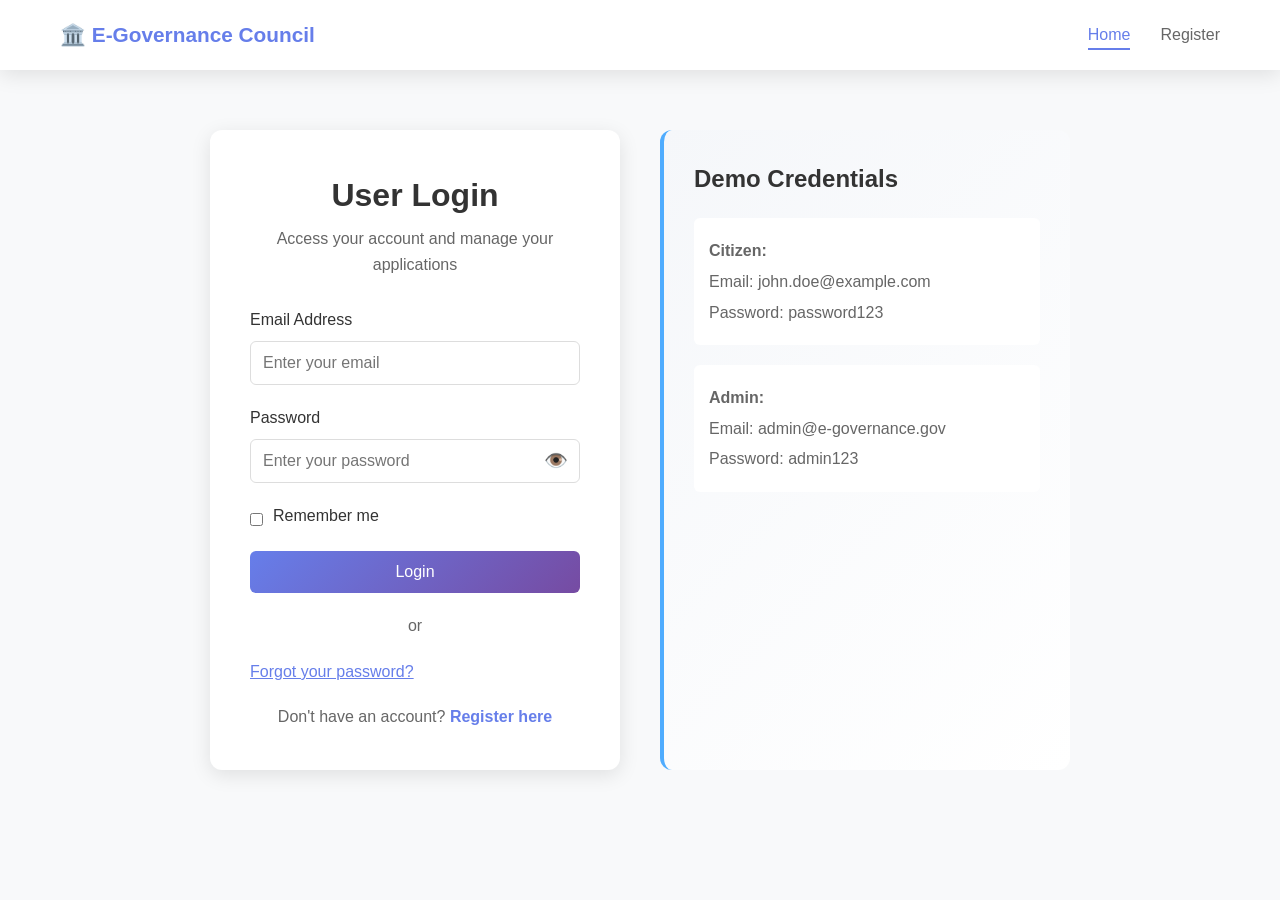
<file: E-governance/apply-service.html>
<!DOCTYPE html>
<html lang="en">
<head>
    <meta charset="UTF-8">
    <meta name="viewport" content="width=device-width, initial-scale=1.0">
    <title>Apply for Service - E-Governance Council System</title>
    <link rel="stylesheet" href="styles.css">
</head>
<body>
    <!-- Navigation -->
    <nav class="navbar navbar-dark">
        <div class="nav-container">
            <div class="logo">🏛️ E-Governance Council</div>
            <ul class="nav-links">
                <li><a href="dashboard.html">Dashboard</a></li>
                <li><a href="apply-service.html" class="active">Apply for Service</a></li>
                <li class="nav-user">
                    <span>👤 John Doe</span>
                    <a href="index.html" onclick="logout()">Logout</a>
                </li>
            </ul>
        </div>
    </nav>

    <!-- Application Form Container -->
    <div class="application-container">
        <div class="application-card">
            <h1>Submit a Service Application</h1>
            <p class="application-subtitle">Choose a service and fill in your details to apply</p>

            <form id="applicationForm" class="application-form">
                <!-- Service Selection -->
                <div class="form-section">
                    <h3>Select Service Type</h3>
                    <div class="service-selection">
                        <label class="service-option">
                            <input type="radio" name="service" value="1" required>
                            <div class="service-card">
                                <h4>📋 Trading Permit</h4>
                                <p>License to conduct business activities</p>
                                <small>Processing time: 5 days | Fee: ZMW 250</small>
                            </div>
                        </label>
                        <label class="service-option">
                            <input type="radio" name="service" value="2">
                            <div class="service-card">
                                <h4>🏗️ Building Permit</h4>
                                <p>Permission to construct buildings</p>
                                <small>Processing time: 7 days | Fee: ZMW 500</small>
                            </div>
                        </label>
                        <label class="service-option">
                            <input type="radio" name="service" value="3">
                            <div class="service-card">
                                <h4>🎉 Event Permit</h4>
                                <p>Authorization for public events</p>
                                <small>Processing time: 3 days | Fee: ZMW 150</small>
                            </div>
                        </label>
                        <label class="service-option">
                            <input type="radio" name="service" value="4">
                            <div class="service-card">
                                <h4>💍 Marriage Certificate</h4>
                                <p>Official marriage certificate</p>
                                <small>Processing time: 2 days | Fee: ZMW 50</small>
                            </div>
                        </label>
                        <label class="service-option">
                            <input type="radio" name="service" value="5">
                            <div class="service-card">
                                <h4>🏢 Business Registration</h4>
                                <p>Register your business entity</p>
                                <small>Processing time: 4 days | Fee: ZMW 100</small>
                            </div>
                        </label>
                    </div>
                </div>

                <!-- Personal Information (Pre-filled from session) -->
                <div class="form-section">
                    <h3>Your Information</h3>
                    <div class="form-row">
                        <div class="form-group">
                            <label for="fullName">Full Name</label>
                            <input type="text" id="fullName" name="fullName" required>
                        </div>
                        <div class="form-group">
                            <label for="appEmail">Email</label>
                            <input type="email" id="appEmail" name="email" required>
                        </div>
                    </div>
                    <div class="form-row">
                        <div class="form-group">
                            <label for="appPhone">Phone</label>
                            <input type="tel" id="appPhone" name="phone" required>
                        </div>
                        <div class="form-group">
                            <label for="appNRC">National ID</label>
                            <input type="text" id="appNRC" name="nrc" required>
                        </div>
                    </div>
                </div>

                <!-- Application Details -->
                <div class="form-section">
                    <h3>Application Details</h3>
                    <div class="form-group">
                        <label for="description">Application Description</label>
                        <textarea id="description" name="description" rows="4" placeholder="Provide details about your application" required></textarea>
                    </div>
                    <div class="form-row">
                        <div class="form-group">
                            <label for="location">Location/Area</label>
                            <input type="text" id="location" name="location" placeholder="Enter location details" required>
                        </div>
                        <div class="form-group">
                            <label for="appDate">Requested Start Date</label>
                            <input type="date" id="appDate" name="requestedDate" required>
                        </div>
                    </div>
                </div>

                <!-- Document Upload -->
                <div class="form-section">
                    <h3>Required Documents</h3>
                    <div class="documents-info">
                        <p>Upload the following documents as per service requirements:</p>
                        <ul id="requirementsList">
                            <li>Identification document (copy)</li>
                            <li>Proof of residence</li>
                            <li>Service-specific documents</li>
                        </ul>
                    </div>

                    <div class="form-group">
                        <label for="documents">Upload Documents</label>
                        <div class="file-upload-area">
                            <input type="file" id="documents" name="documents" multiple accept=".pdf,.jpg,.jpeg,.png,.doc,.docx" required>
                            <div class="upload-hint">
                                <p>Drag and drop files here or click to select</p>
                                <small>Supported: PDF, JPG, PNG, DOC (Max 5MB each)</small>
                            </div>
                        </div>
                        <div id="uploadedFiles" class="uploaded-files"></div>
                    </div>
                </div>

                <!-- Terms and Conditions -->
                <div class="form-section">
                    <div class="form-group checkbox">
                        <input type="checkbox" id="terms" name="terms" required>
                        <label for="terms">I declare that the information provided is accurate and complete. I understand that providing false information may result in rejection of my application.</label>
                    </div>
                    <div class="form-group checkbox">
                        <input type="checkbox" id="consent" name="consent" required>
                        <label for="consent">I consent to the council's privacy policy and data processing terms</label>
                    </div>
                </div>

                <!-- Buttons -->
                <div class="form-actions">
                    <button type="button" class="btn btn-secondary" onclick="saveDraft()">Save as Draft</button>
                    <button type="submit" class="btn btn-primary">Submit Application</button>
                </div>
            </form>
        </div>

        <!-- Requirements Sidebar -->
        <aside class="requirements-sidebar">
            <h3>📋 Service Requirements</h3>
            <div id="serviceSummary" class="service-summary">
                <p>Select a service to view requirements</p>
            </div>
        </aside>
    </div>

    <!-- Script -->
    <script src="auth.js"></script>
    <script>
        // Check authentication on page load
        requireLogin();

        // Update user information on page load
        document.addEventListener('DOMContentLoaded', function() {
            updateUserInfo();
        });

        function updateUserInfo() {
            const user = getUserSession();
            if (user) {
                // Update navigation user info
                const navUserElement = document.querySelector('.nav-user span');
                if (navUserElement) {
                    navUserElement.textContent = `👤 ${user.name}`;
                }

                // Populate form fields from user session
                const fullNameField = document.getElementById('fullName');
                if (fullNameField) {
                    fullNameField.value = user.name;
                }

                const emailField = document.getElementById('appEmail');
                if (emailField) {
                    emailField.value = user.email || '';
                }

                const phoneField = document.getElementById('appPhone');
                if (phoneField) {
                    phoneField.value = user.phone || '';
                }

                const nrcField = document.getElementById('appNRC');
                if (nrcField) {
                    nrcField.value = user.nrc || '';
                }
            }
        }

        const serviceDetails = {
            '1': {
                name: 'Trading Permit',
                fee: 250,
                days: 5,
                requirements: [
                    'Completed application form',
                    'Business registration certificate',
                    'National ID/Passport (copy)',
                    'Proof of business address',
                    'Tax clearance certificate'
                ]
            },
            '2': {
                name: 'Building Permit',
                fee: 500,
                days: 7,
                requirements: [
                    'Completed application form',
                    'Plot/Property ownership document',
                    'Architectural plans (2 copies)',
                    'Environmental clearance',
                    'Site inspection report'
                ]
            },
            '3': {
                name: 'Event Permit',
                fee: 150,
                days: 3,
                requirements: [
                    'Event details form',
                    'Venue confirmation letter',
                    'Security plan',
                    'Insurance certificate',
                    'Organizer identification'
                ]
            },
            '4': {
                name: 'Marriage Certificate',
                fee: 50,
                days: 2,
                requirements: [
                    'Birth certificates (both parties)',
                    'Marriage registration document',
                    'Identification documents',
                    'Witness signatures',
                    'Proof of residence'
                ]
            },
            '5': {
                name: 'Business Registration',
                fee: 100,
                days: 4,
                requirements: [
                    'Completed registration form',
                    'Identification document',
                    'Business plan summary',
                    'Proof of address',
                    'Declaration of ownership'
                ]
            }
        };

        // Set today's date as minimum
        document.getElementById('appDate').min = new Date().toISOString().split('T')[0];

        // Service selection change handler
        document.querySelectorAll('input[name="service"]').forEach(radio => {
            radio.addEventListener('change', function() {
                const service = serviceDetails[this.value];
                const summary = document.getElementById('serviceSummary');
                
                let html = `<h4>${service.name}</h4>`;
                html += `<div class="service-meta">
                    <p><strong>Fee:</strong> ZMW ${service.fee}</p>
                    <p><strong>Processing Time:</strong> ${service.days} days</p>
                </div>`;
                html += `<h5>Required Documents:</h5><ul>`;
                
                service.requirements.forEach(req => {
                    html += `<li>✓ ${req}</li>`;
                });
                
                html += `</ul>`;
                summary.innerHTML = html;
            });
        });

        // File upload handler with validation
        const fileUpload = document.getElementById('documents');
        const uploadedFilesList = document.getElementById('uploadedFiles');
        const uploadArea = document.querySelector('.file-upload-area');
        
        const ALLOWED_TYPES = ['application/pdf', 'image/jpeg', 'image/png', 'application/msword', 'application/vnd.openxmlformats-officedocument.wordprocessingml.document'];
        const ALLOWED_EXTENSIONS = ['pdf', 'jpg', 'jpeg', 'png', 'doc', 'docx'];
        const MAX_FILE_SIZE = 5 * 1024 * 1024; // 5MB

        function validateFile(file) {
            // Check file size
            if (file.size > MAX_FILE_SIZE) {
                return { valid: false, error: `${file.name} exceeds 5MB limit (${(file.size / 1024 / 1024).toFixed(2)}MB)` };
            }

            // Check file type by MIME type
            if (!ALLOWED_TYPES.includes(file.type)) {
                const extension = file.name.split('.').pop().toLowerCase();
                if (!ALLOWED_EXTENSIONS.includes(extension)) {
                    return { valid: false, error: `${file.name} has unsupported format. Allowed: PDF, JPG, PNG, DOC, DOCX` };
                }
            }

            return { valid: true };
        }

        function displayFiles(files) {
            uploadedFilesList.innerHTML = '';
            let hasErrors = false;

            Array.from(files).forEach(file => {
                const validation = validateFile(file);
                const fileItem = document.createElement('div');
                fileItem.className = 'file-item';

                if (!validation.valid) {
                    fileItem.style.opacity = '0.6';
                    fileItem.innerHTML = `
                        <span class="file-icon">❌</span>
                        <span class="file-name" style="color: #d32f2f;">${validation.error}</span>
                    `;
                    hasErrors = true;
                } else {
                    fileItem.innerHTML = `
                        <span class="file-icon">✅</span>
                        <span class="file-name">${file.name}</span>
                        <span class="file-size">${(file.size / 1024).toFixed(2)} KB</span>
                    `;
                }

                uploadedFilesList.appendChild(fileItem);
            });

            if (hasErrors) {
                const errorMsg = document.createElement('div');
                errorMsg.style.cssText = 'color: #d32f2f; font-size: 0.9em; margin-top: 10px;';
                errorMsg.textContent = '⚠️ Some files have errors and will not be uploaded.';
                uploadedFilesList.appendChild(errorMsg);
            }
        }

        // Click to upload
        uploadArea.addEventListener('click', function() {
            fileUpload.click();
        });

        // File input change
        fileUpload.addEventListener('change', function() {
            displayFiles(this.files);
        });

        // Drag and drop
        uploadArea.addEventListener('dragover', function(e) {
            e.preventDefault();
            e.stopPropagation();
            uploadArea.style.background = '#e3f2fd';
            uploadArea.style.borderColor = '#1976d2';
        });

        uploadArea.addEventListener('dragleave', function(e) {
            e.preventDefault();
            e.stopPropagation();
            uploadArea.style.background = '#f8f9ff';
            uploadArea.style.borderColor = 'var(--primary-color)';
        });

        uploadArea.addEventListener('drop', function(e) {
            e.preventDefault();
            e.stopPropagation();
            uploadArea.style.background = '#f8f9ff';
            uploadArea.style.borderColor = 'var(--primary-color)';
            
            fileUpload.files = e.dataTransfer.files;
            displayFiles(e.dataTransfer.files);
        });

        // Form submission
        document.getElementById('applicationForm').addEventListener('submit', async function(e) {
            e.preventDefault();
            
            const serviceRadio = document.querySelector('input[name="service"]:checked');
            if (!serviceRadio) {
                alert('Please select a service');
                return;
            }

            if (!document.getElementById('terms').checked || !document.getElementById('consent').checked) {
                alert('Please accept the terms and conditions');
                return;
            }

            // Validate files
            const fileUpload = document.getElementById('documents');
            if (fileUpload.files.length === 0) {
                alert('Please upload at least one document');
                return;
            }

            let hasInvalidFiles = false;
            for (let file of fileUpload.files) {
                const validation = validateFile(file);
                if (!validation.valid) {
                    hasInvalidFiles = true;
                    break;
                }
            }

            if (hasInvalidFiles) {
                alert('Please remove invalid files before submitting');
                return;
            }

            // Get current user
            const user = getUserSession();
            if (!user) {
                alert('Please login first');
                window.location.href = 'index.html';
                return;
            }

            // Create FormData instead of JSON to support file uploads
            const formData = new FormData();
            formData.append('action', 'submit_application');
            formData.append('user_id', user.id);
            formData.append('service_id', serviceRadio.value);
            formData.append('fullName', document.getElementById('fullName').value);
            formData.append('email', document.getElementById('appEmail').value);
            formData.append('phone', document.getElementById('appPhone').value);
            formData.append('nrc', document.getElementById('appNRC').value);
            formData.append('description', document.getElementById('description').value);
            formData.append('location', document.getElementById('location').value);
            formData.append('requestedDate', document.getElementById('appDate').value);

            // Add files to FormData
            for (let file of fileUpload.files) {
                formData.append('documents[]', file);
            }

            // Show loading state
            const submitBtn = document.querySelector('button[type="submit"]');
            const originalText = submitBtn.textContent;
            submitBtn.textContent = 'Submitting...';
            submitBtn.disabled = true;

            try {
                const response = await fetch('application_api.php', {
                    method: 'POST',
                    body: formData
                    // Don't set Content-Type header when using FormData - the browser will set it automatically
                });

                const result = await response.json();

                if (result.success) {
                    alert('Application submitted successfully!\\nReference Number: ' + result.app_reference + '\\n\\nYou will be redirected to the dashboard.');
                    window.location.href = 'dashboard.html';
                } else {
                    alert('Error submitting application: ' + result.message);
                }
            } catch (error) {
                console.error('Error submitting application:', error);
                alert('An error occurred while submitting your application. Please try again.');
            } finally {
                // Reset button state
                submitBtn.textContent = originalText;
                submitBtn.disabled = false;
            }
        });

        // Save draft
        function saveDraft() {
            alert('Application saved as draft. You can continue later from your dashboard.');
        }

        // Logout function
        function logout() {
            if (confirm('Are you sure you want to logout?')) {
                clearUserSession();
                window.location.href = 'index.html';
            }
        }
    </script>

    <style>
        .application-container {
            max-width: 1000px;
            margin: 40px auto;
            padding: 20px;
            display: grid;
            grid-template-columns: 1fr 300px;
            gap: 40px;
        }

        .application-card {
            background: white;
            padding: 40px;
            border-radius: 12px;
            box-shadow: var(--shadow);
        }

        .application-card h1 {
            color: var(--primary-color);
            margin-bottom: 10px;
        }

        .application-subtitle {
            color: var(--text-color);
            margin-bottom: 30px;
        }

        .application-form {
            display: flex;
            flex-direction: column;
            gap: 30px;
        }

        .service-selection {
            display: grid;
            grid-template-columns: 1fr;
            gap: 15px;
        }

        .service-option {
            cursor: pointer;
        }

        .service-option input[type="radio"] {
            display: none;
        }

        .service-card {
            padding: 20px;
            border: 2px solid var(--border-color);
            border-radius: 8px;
            background: var(--light-color);
            transition: var(--transition);
        }

        .service-option input[type="radio"]:checked + .service-card {
            border-color: var(--primary-color);
            background: #f0f4ff;
            box-shadow: 0 0 0 3px rgba(102, 126, 234, 0.1);
        }

        .service-card h4 {
            margin-bottom: 8px;
            color: var(--dark-color);
        }

        .service-card p {
            margin-bottom: 8px;
            color: var(--text-color);
        }

        .service-card small {
            color: #999;
            font-size: 0.85em;
        }

        .file-upload-area {
            border: 2px dashed var(--primary-color);
            border-radius: 8px;
            padding: 30px;
            text-align: center;
            background: #f8f9ff;
            cursor: pointer;
            transition: var(--transition);
        }

        .file-upload-area:hover {
            background: #f0f4ff;
        }

        .file-upload-area input[type="file"] {
            display: none;
        }

        .upload-hint {
            pointer-events: none;
        }

        .uploaded-files {
            margin-top: 15px;
            display: flex;
            flex-direction: column;
            gap: 10px;
        }

        .file-item {
            display: flex;
            align-items: center;
            gap: 10px;
            padding: 10px;
            background: var(--light-color);
            border-radius: 6px;
        }

        .file-icon {
            font-size: 1.5em;
        }

        .file-name {
            flex: 1;
            font-weight: 500;
        }

        .file-size {
            color: #999;
            font-size: 0.85em;
        }

        .form-actions {
            display: flex;
            gap: 15px;
            margin-top: 20px;
        }

        .requirements-sidebar {
            background: white;
            padding: 25px;
            border-radius: 12px;
            box-shadow: var(--shadow);
            height: fit-content;
        }

        .requirements-sidebar h3 {
            color: var(--primary-color);
            margin-bottom: 20px;
        }

        .service-summary {
            font-size: 0.95em;
        }

        .service-summary h4 {
            color: var(--dark-color);
            margin-bottom: 15px;
        }

        .service-meta {
            background: var(--light-color);
            padding: 15px;
            border-radius: 6px;
            margin-bottom: 15px;
        }

        .service-meta p {
            margin: 5px 0;
        }

        .service-summary h5 {
            margin: 15px 0 10px 0;
            font-size: 0.95em;
        }

        .service-summary ul {
            list-style: none;
            padding: 0;
        }

        .service-summary li {
            padding: 8px 0;
            color: var(--text-color);
            border-bottom: 1px solid var(--border-color);
        }

        @media (max-width: 768px) {
            .application-container {
                grid-template-columns: 1fr;
            }

            .application-card {
                padding: 20px;
            }

            .form-actions {
                flex-direction: column;
            }

            .requirements-sidebar {
                order: -1;
            }
        }
    </style>
</body>
</html>
</file>
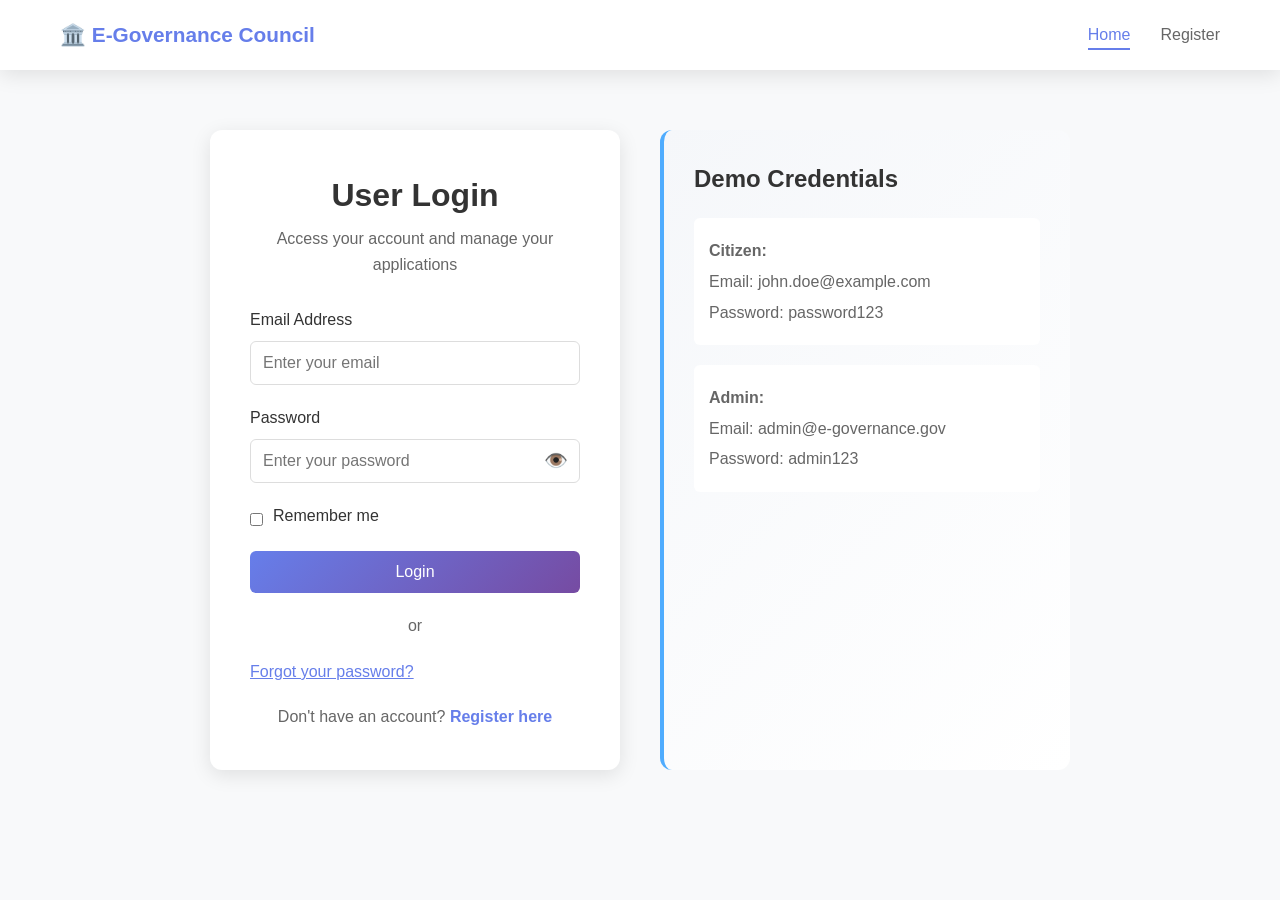
<file: E-governance/dashboard.html>
<!DOCTYPE html>
<html lang="en">
<head>
    <meta charset="UTF-8">
    <meta name="viewport" content="width=device-width, initial-scale=1.0">
    <title>User Dashboard - E-Governance Council System</title>
    <link rel="stylesheet" href="styles.css">
</head>
<body>
    <!-- Navigation -->
    <nav class="navbar navbar-dark">
        <div class="nav-container">
            <div class="logo">🏛️ E-Governance Council</div>
            <ul class="nav-links">
                <li><a href="dashboard.html" class="active">Dashboard</a></li>
                <li><a href="apply-service.html">Apply for Service</a></li>
                <li class="nav-user">
                    <span>👤 John Doe</span>
                    <a href="index.html" onclick="logout()">Logout</a>
                </li>
            </ul>
        </div>
    </nav>

    <!-- Dashboard Content -->
    <div class="dashboard-container">
        <!-- Sidebar -->
        <aside class="sidebar">
            <div class="sidebar-menu">
                <a href="dashboard.html" class="menu-item active">📊 Dashboard</a>
                <a href="apply-service.html" class="menu-item">📝 Apply for Service</a>
                <a href="#applications" class="menu-item">📋 My Applications</a>
                <a href="#notifications" class="menu-item">🔔 Notifications</a>
                <a href="#documents" class="menu-item">📄 Documents</a>
                <a href="#profile" class="menu-item">⚙️ Profile Settings</a>
            </div>
        </aside>

        <!-- Main Content -->
        <main class="dashboard-main">
            <!-- Welcome Section -->
            <section class="welcome-section">
                <h1>Welcome back, <span id="userName">Guest</span>! 👋</h1>
                <p>Here's an overview of your applications and activities</p>
            </section>

            <!-- Statistics Cards -->
            <section class="stats-section">
                <div class="stat-card">
                    <div class="stat-icon">📊</div>
                    <h3>Total Applications</h3>
                    <p class="stat-number" id="totalApps">-</p>
                </div>
                <div class="stat-card">
                    <div class="stat-icon">⏳</div>
                    <h3>Pending</h3>
                    <p class="stat-number" id="pendingApps">-</p>
                </div>
                <div class="stat-card">
                    <div class="stat-icon">✅</div>
                    <h3>Approved</h3>
                    <p class="stat-number" id="approvedApps">-</p>
                </div>
                <div class="stat-card">
                    <div class="stat-icon">❌</div>
                    <h3>Rejected</h3>
                    <p class="stat-number" id="rejectedApps">-</p>
                </div>
            </section>

            <!-- Quick Actions -->
            <section class="quick-actions">
                <h2>Quick Actions</h2>
                <div class="action-buttons">
                    <a href="apply-service.html" class="action-btn">
                        <span class="action-icon">➕</span>
                        <span>New Application</span>
                    </a>
                    <a href="#" class="action-btn" onclick="openDownloadDocumentsModal(event)">
                        <span class="action-icon">📥</span>
                        <span>Download Documents</span>
                    </a>
                    <a href="#" class="action-btn" onclick="openSendFeedbackModal(event)">
                        <span class="action-icon">💬</span>
                        <span>Send Feedback</span>
                    </a>
                </div>
            </section>

            <!-- Recent Applications -->
            <section class="applications-section" id="applications">
                <h2>Recent Applications</h2>
                <div class="table-responsive">
                    <table class="applications-table">
                        <thead>
                            <tr>
                                <th>Application ID</th>
                                <th>Service Type</th>
                                <th>Status</th>
                                <th>Submitted</th>
                                <th>Action</th>
                            </tr>
                        </thead>
                        <tbody id="applicationsTableBody">
                            <tr>
                                <td colspan="5" style="text-align: center; padding: 20px; color: #999;">Loading applications...</td>
                            </tr>
                        </tbody>
                    </table>
                </div>
            </section>

            <!-- Notifications -->
            <section class="notifications-section" id="notifications">
                <h2>Recent Notifications</h2>
                <div class="notifications-list" id="notificationsList">
                    <div class="loading">Loading notifications...</div>
                </div>
            </section>

            <!-- Download Documents Modal -->
            <div id="downloadModal" class="modal" style="display: none;">
                <div class="modal-content" style="max-width: 500px;">
                    <div class="modal-header">
                        <h2>Download Documents</h2>
                        <button class="modal-close" onclick="closeDownloadDocumentsModal()">&times;</button>
                    </div>
                    <div class="modal-body">
                        <div class="form-group">
                            <label for="downloadAppSelect">Select Application</label>
                            <select id="downloadAppSelect" class="form-control">
                                <option value="">-- Choose an application --</option>
                            </select>
                        </div>
                        <div id="downloadDocList" style="display: none; margin-top: 20px;">
                            <h3>Available Documents</h3>
                            <div id="documentsList"></div>
                        </div>
                    </div>
                    <div class="modal-footer">
                        <button class="btn btn-secondary" onclick="closeDownloadDocumentsModal()">Close</button>
                    </div>
                </div>
            </div>

            <!-- Send Feedback Modal -->
            <div id="feedbackModal" class="modal" style="display: none;">
                <div class="modal-content" style="max-width: 500px;">
                    <div class="modal-header">
                        <h2>Send Feedback</h2>
                        <button class="modal-close" onclick="closeSendFeedbackModal()">&times;</button>
                    </div>
                    <div class="modal-body">
                        <div class="form-group">
                            <label for="feedbackAppSelect">Application (Optional)</label>
                            <select id="feedbackAppSelect" class="form-control">
                                <option value="">-- General Feedback --</option>
                            </select>
                        </div>
                        <div class="form-group">
                            <label>Your Rating</label>
                            <div class="star-rating" id="starRating">
                                <span class="star" data-value="1">⭐</span>
                                <span class="star" data-value="2">⭐</span>
                                <span class="star" data-value="3">⭐</span>
                                <span class="star" data-value="4">⭐</span>
                                <span class="star" data-value="5">⭐</span>
                            </div>
                            <input type="hidden" id="ratingValue" value="0">
                        </div>
                        <div class="form-group">
                            <label for="feedbackText">Your Feedback</label>
                            <textarea id="feedbackText" class="form-control" rows="4" placeholder="Please share your feedback..." required></textarea>
                        </div>
                    </div>
                    <div class="modal-footer">
                        <button class="btn btn-secondary" onclick="closeSendFeedbackModal()">Cancel</button>
                        <button class="btn btn-primary" onclick="submitFeedback()">Submit Feedback</button>
                    </div>
                </div>
            </div>
        </main>
    </div>

    <!-- Script -->
    <script src="auth.js"></script>
    <script src="notifications.js"></script>
    <script>
        // Check authentication on page load
        requireLogin();

        // Update user information on page load
        document.addEventListener('DOMContentLoaded', function() {
            updateUserInfo();
        });

        function updateUserInfo() {
            const user = getUserSession();
            if (user) {
                // Update user name
                const userNameElement = document.getElementById('userName');
                if (userNameElement) {
                    userNameElement.textContent = user.name;
                }

                // Update navigation user info
                const navUserElement = document.querySelector('.nav-user span');
                if (navUserElement) {
                    navUserElement.textContent = `👤 ${user.name}`;
                }

                // Load application statistics
                loadApplicationStatistics(user.id);
                
                // Load recent applications
                loadApplications(user.id);
                
                // Load notifications (from external script)
                loadNotifications(user.id);
            }
        }

        async function loadApplicationStatistics(userId) {
            try {
                const response = await fetch('statistics_api.php', {
                    method: 'POST',
                    headers: {
                        'Content-Type': 'application/json'
                    },
                    body: JSON.stringify({
                        action: 'get_statistics',
                        user_id: userId
                    })
                });

                const data = await response.json();

                if (data.success) {
                    // Update statistics cards
                    document.getElementById('totalApps').textContent = data.total_applications;
                    document.getElementById('pendingApps').textContent = data.pending;
                    document.getElementById('approvedApps').textContent = data.approved;
                    document.getElementById('rejectedApps').textContent = data.rejected;
                } else {
                    console.error('Error fetching statistics:', data.message);
                    // Keep default values
                }
            } catch (error) {
                console.error('Error loading statistics:', error);
                // Keep default values
            }
        }

        async function loadApplications(userId) {
            try {
                const response = await fetch('application_api.php', {
                    method: 'POST',
                    headers: {
                        'Content-Type': 'application/json'
                    },
                    body: JSON.stringify({
                        action: 'get_applications',
                        user_id: userId,
                        limit: 10
                    })
                });

                const data = await response.json();
                const applicationsTable = document.getElementById('applicationsTableBody');

                if (data.success && data.applications.length > 0) {
                    applicationsTable.innerHTML = '';
                    data.applications.forEach(app => {
                        // Map status to badge class
                        let badgeClass = 'badge-pending';
                        if (app.status === 'Approved') badgeClass = 'badge-approved';
                        else if (app.status === 'Rejected') badgeClass = 'badge-rejected';
                        else if (app.status === 'Under Review') badgeClass = 'badge-review';
                        
                        const row = `
                            <tr>
                                <td>${app.app_reference}</td>
                                <td>${app.service_name}</td>
                                <td><span class="badge ${badgeClass}">${app.status}</span></td>
                                <td>${app.submission_date}</td>
                                <td><a href="#" class="link-action" data-app-id="${app.app_id}" onclick="handleApplicationAction(event, ${app.app_id}, '${app.status}')">${app.action_label}</a></td>
                            </tr>
                        `;
                        applicationsTable.innerHTML += row;
                    });
                } else {
                    applicationsTable.innerHTML = '<tr><td colspan="5" style="text-align: center; padding: 20px; color: #999;">No applications found. <a href="apply-service.html">Start a new application</a></td></tr>';
                }
            } catch (error) {
                console.error('Error loading applications:', error);
                document.getElementById('applicationsTableBody').innerHTML = '<tr><td colspan="5" style="text-align: center; padding: 20px; color: red;">Error loading applications</td></tr>';
            }
        }

        function handleApplicationAction(event, appId, status) {
            event.preventDefault();
            if (status === 'Approved') {
                // Handle download
                alert('Download application #' + appId + ' - Document download would be triggered here');
            } else {
                // Handle view
                alert('View application #' + appId + ' details');
            }
        }

        // Download Documents Modal Functions
        function openDownloadDocumentsModal(event) {
            event.preventDefault();
            const user = getUserSession();
            if (!user) {
                alert('Please log in first');
                return;
            }

            // Populate applications dropdown
            const select = document.getElementById('downloadAppSelect');
            select.innerHTML = '<option value="">-- Choose an application --</option>';
            
            fetch('application_api.php', {
                method: 'POST',
                headers: { 'Content-Type': 'application/json' },
                body: JSON.stringify({
                    action: 'get_applications',
                    user_id: user.id,
                    limit: 100
                })
            })
            .then(res => res.json())
            .then(data => {
                if (data.success && data.applications) {
                    data.applications.forEach(app => {
                        const option = document.createElement('option');
                        option.value = app.app_id;
                        option.textContent = `${app.app_reference} - ${app.service_name}`;
                        select.appendChild(option);
                    });
                }
            })
            .catch(err => console.error('Error loading applications:', err));

            // Setup dropdown change handler
            select.onchange = function() {
                if (this.value) {
                    loadDocumentsForDownload(user.id, this.value);
                } else {
                    document.getElementById('downloadDocList').style.display = 'none';
                }
            };

            document.getElementById('downloadModal').style.display = 'block';
        }

        function closeDownloadDocumentsModal() {
            document.getElementById('downloadModal').style.display = 'none';
        }

        async function loadDocumentsForDownload(userId, appId) {
            try {
                const response = await fetch('application_api.php', {
                    method: 'POST',
                    headers: { 'Content-Type': 'application/json' },
                    body: JSON.stringify({
                        action: 'download_documents',
                        user_id: userId,
                        app_id: appId
                    })
                });

                const data = await response.json();
                const documentsList = document.getElementById('documentsList');

                if (data.success && data.documents.length > 0) {
                    documentsList.innerHTML = '';
                    data.documents.forEach(doc => {
                        const docDiv = document.createElement('div');
                        docDiv.className = 'document-item';
                        docDiv.style.padding = '10px';
                        docDiv.style.marginBottom = '10px';
                        docDiv.style.border = '1px solid #ddd';
                        docDiv.style.borderRadius = '4px';
                        docDiv.style.display = 'flex';
                        docDiv.style.justifyContent = 'space-between';
                        docDiv.style.alignItems = 'center';
                        
                        docDiv.innerHTML = `
                            <div>
                                <strong>${doc.original_name}</strong><br>
                                <small style="color: #666;">Size: ${(doc.size / 1024).toFixed(2)} KB | Type: ${doc.type.toUpperCase()}</small>
                            </div>
                            <a href="${doc.download_url}" class="btn btn-primary" style="padding: 5px 15px; font-size: 12px;">Download</a>
                        `;
                        documentsList.appendChild(docDiv);
                    });
                    document.getElementById('downloadDocList').style.display = 'block';
                } else {
                    documentsList.innerHTML = '<p style="color: #666;">No documents available for this application.</p>';
                    document.getElementById('downloadDocList').style.display = 'block';
                }
            } catch (error) {
                console.error('Error loading documents:', error);
                alert('Failed to load documents. Please try again.');
            }
        }

        // Send Feedback Modal Functions
        function initStarRating() {
            const stars = document.querySelectorAll('#starRating .star');
            const ratingInput = document.getElementById('ratingValue');

            stars.forEach(star => {
                star.addEventListener('click', function() {
                    const rating = this.getAttribute('data-value');
                    ratingInput.value = rating;

                    // Update visual state
                    stars.forEach(s => {
                        const starValue = parseInt(s.getAttribute('data-value'));
                        if (starValue <= rating) {
                            s.classList.add('active');
                            s.style.opacity = '1';
                        } else {
                            s.classList.remove('active');
                            s.style.opacity = '0.5';
                        }
                    });
                });

                // Hover effect
                star.addEventListener('mouseenter', function() {
                    const rating = this.getAttribute('data-value');
                    stars.forEach(s => {
                        const starValue = parseInt(s.getAttribute('data-value'));
                        if (starValue <= rating) {
                            s.style.opacity = '1';
                        } else {
                            s.style.opacity = '0.5';
                        }
                    });
                });
            });

            // Reset on mouse leave
            document.getElementById('starRating').addEventListener('mouseleave', function() {
                const currentRating = ratingInput.value;
                stars.forEach(s => {
                    const starValue = parseInt(s.getAttribute('data-value'));
                    if (currentRating && starValue <= currentRating) {
                        s.style.opacity = '1';
                    } else {
                        s.style.opacity = '0.5';
                    }
                });
            });
        }

        // Send Feedback Modal Functions
        function openSendFeedbackModal(event) {
            event.preventDefault();
            const user = getUserSession();
            if (!user) {
                alert('Please log in first');
                return;
            }

            // Reset form
            document.getElementById('feedbackAppSelect').value = '';
            document.getElementById('feedbackText').value = '';
            document.getElementById('ratingValue').value = '0';
            document.querySelectorAll('#starRating .star').forEach(star => {
                star.style.opacity = '0.5';
            });

            // Populate applications dropdown
            const select = document.getElementById('feedbackAppSelect');
            select.innerHTML = '<option value="">-- General Feedback --</option>';
            
            fetch('application_api.php', {
                method: 'POST',
                headers: { 'Content-Type': 'application/json' },
                body: JSON.stringify({
                    action: 'get_applications',
                    user_id: user.id,
                    limit: 100
                })
            })
            .then(res => res.json())
            .then(data => {
                if (data.success && data.applications) {
                    data.applications.forEach(app => {
                        const option = document.createElement('option');
                        option.value = app.app_id;
                        option.textContent = `${app.app_reference} - ${app.service_name}`;
                        select.appendChild(option);
                    });
                }
            })
            .catch(err => console.error('Error loading applications:', err));

            document.getElementById('feedbackModal').style.display = 'block';
            
            // Initialize star rating
            initStarRating();
        }

        function closeSendFeedbackModal() {
            document.getElementById('feedbackModal').style.display = 'none';
        }

        async function submitFeedback() {
            const user = getUserSession();
            if (!user) {
                alert('Please log in first');
                return;
            }

            const appId = parseInt(document.getElementById('feedbackAppSelect').value) || 0;
            const feedback = document.getElementById('feedbackText').value.trim();
            const rating = parseInt(document.getElementById('ratingValue').value) || 0;

            if (!feedback) {
                alert('Please enter your feedback');
                return;
            }

            if (!rating) {
                alert('Please select a rating');
                return;
            }

            try {
                const response = await fetch('application_api.php', {
                    method: 'POST',
                    headers: { 'Content-Type': 'application/json' },
                    body: JSON.stringify({
                        action: 'send_feedback',
                        user_id: user.id,
                        app_id: appId,
                        feedback: feedback,
                        rating: rating
                    })
                });

                const data = await response.json();

                if (data.success) {
                    alert('Thank you! Your feedback has been submitted successfully.');
                    closeSendFeedbackModal();
                } else {
                    alert('Error: ' + (data.message || 'Failed to submit feedback'));
                }
            } catch (error) {
                console.error('Error submitting feedback:', error);
                alert('An error occurred. Please try again.');
            }
        }



        function logout() {
            if (confirm('Are you sure you want to logout?')) {
                clearUserSession();
                window.location.href = 'index.html';
            }
        }
    </script>
</body>
</html>
</file>
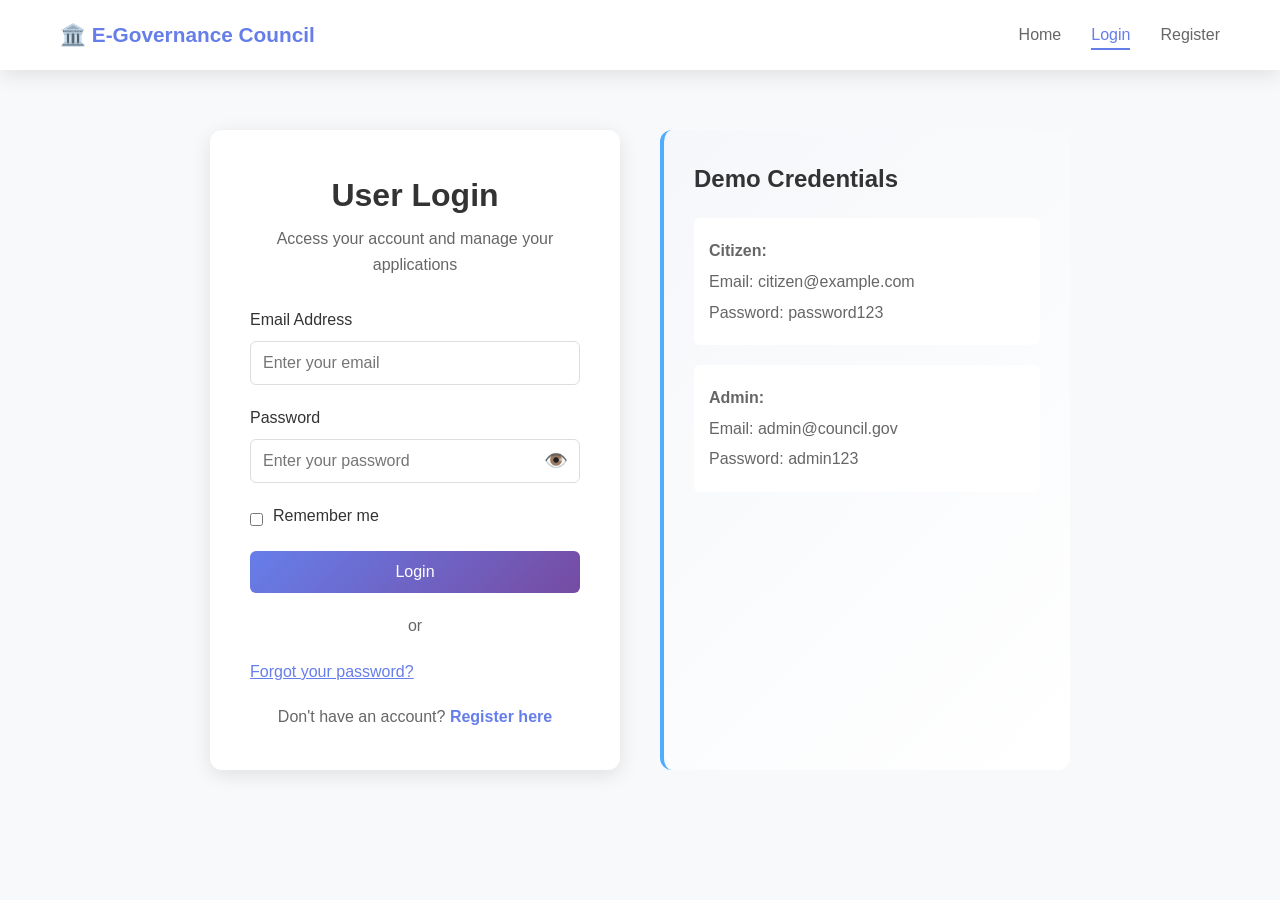
<file: E-governance/login.html>
<!DOCTYPE html>
<html lang="en">
<head>
    <meta charset="UTF-8">
    <meta name="viewport" content="width=device-width, initial-scale=1.0">
    <title>Login - E-Governance Council System</title>
    <link rel="stylesheet" href="styles.css">
</head>
<body>
    <!-- Navigation -->
    <nav class="navbar">
        <div class="nav-container">
            <div class="logo">🏛️ E-Governance Council</div>
            <ul class="nav-links">
                <li><a href="index.html">Home</a></li>
                <li><a href="login.html" class="active">Login</a></li>
                <li><a href="register.html">Register</a></li>
            </ul>
        </div>
    </nav>

    <!-- Login Container -->
    <div class="auth-container">
        <div class="auth-card">
            <h2>User Login</h2>
            <p class="auth-subtitle">Access your account and manage your applications</p>

            <form id="loginForm" class="auth-form">
                <div class="form-group">
                    <label for="email">Email Address</label>
                    <input type="email" id="email" name="email" required placeholder="Enter your email">
                    <span class="error-message" id="emailError"></span>
                </div>

                <div class="form-group">
                    <label for="password">Password</label>
                    <div class="password-field">
                        <input type="password" id="password" name="password" required placeholder="Enter your password">
                        <button type="button" class="toggle-password" onclick="togglePassword('password')">👁️</button>
                    </div>
                    <span class="error-message" id="passwordError"></span>
                </div>

                <div class="form-group checkbox">
                    <input type="checkbox" id="remember" name="remember">
                    <label for="remember">Remember me</label>
                </div>

                <button type="submit" class="btn btn-primary btn-full">Login</button>

                <div class="auth-divider">or</div>

                <a href="recover-password.html" class="btn btn-link">Forgot your password?</a>
            </form>

            <div class="auth-footer">
                <p>Don't have an account? <a href="register.html" class="link-primary">Register here</a></p>
            </div>
        </div>

        <!-- Info Card -->
        <div class="info-card">
            <h3>Demo Credentials</h3>
            <div class="demo-creds">
                <p><strong>Citizen:</strong></p>
                <p>Email: citizen@example.com</p>
                <p>Password: password123</p>
            </div>
            <div class="demo-creds">
                <p><strong>Admin:</strong></p>
                <p>Email: admin@council.gov</p>
                <p>Password: admin123</p>
            </div>
        </div>
    </div>

    <!-- Script -->
    <script src="auth.js"></script>
    <script>
        document.getElementById('loginForm').addEventListener('submit', function(e) {
            e.preventDefault();
            if(validateLoginForm()) {
                handleLogin();
            }
        });

        function validateLoginForm() {
            let isValid = true;
            const email = document.getElementById('email').value;
            const password = document.getElementById('password').value;

            if (!email) {
                document.getElementById('emailError').textContent = 'Email is required';
                isValid = false;
            } else if (!isValidEmail(email)) {
                document.getElementById('emailError').textContent = 'Please enter a valid email';
                isValid = false;
            } else {
                document.getElementById('emailError').textContent = '';
            }

            if (!password) {
                document.getElementById('passwordError').textContent = 'Password is required';
                isValid = false;
            } else if (password.length < 6) {
                document.getElementById('passwordError').textContent = 'Password must be at least 6 characters';
                isValid = false;
            } else {
                document.getElementById('passwordError').textContent = '';
            }

            return isValid;
        }

        function handleLogin() {
            const email = document.getElementById('email').value;
            const password = document.getElementById('password').value;
            
            // Simulate login (in real app, send to backend)
            console.log('Login attempt:', { email, password });
            alert('Login successful! (This is a demo)');
            
            // Redirect based on user role (demo)
            if (email.includes('admin')) {
                window.location.href = 'admin-panel.html';
            } else {
                window.location.href = 'dashboard.html';
            }
        }
    </script>
</body>
</html>
</file>
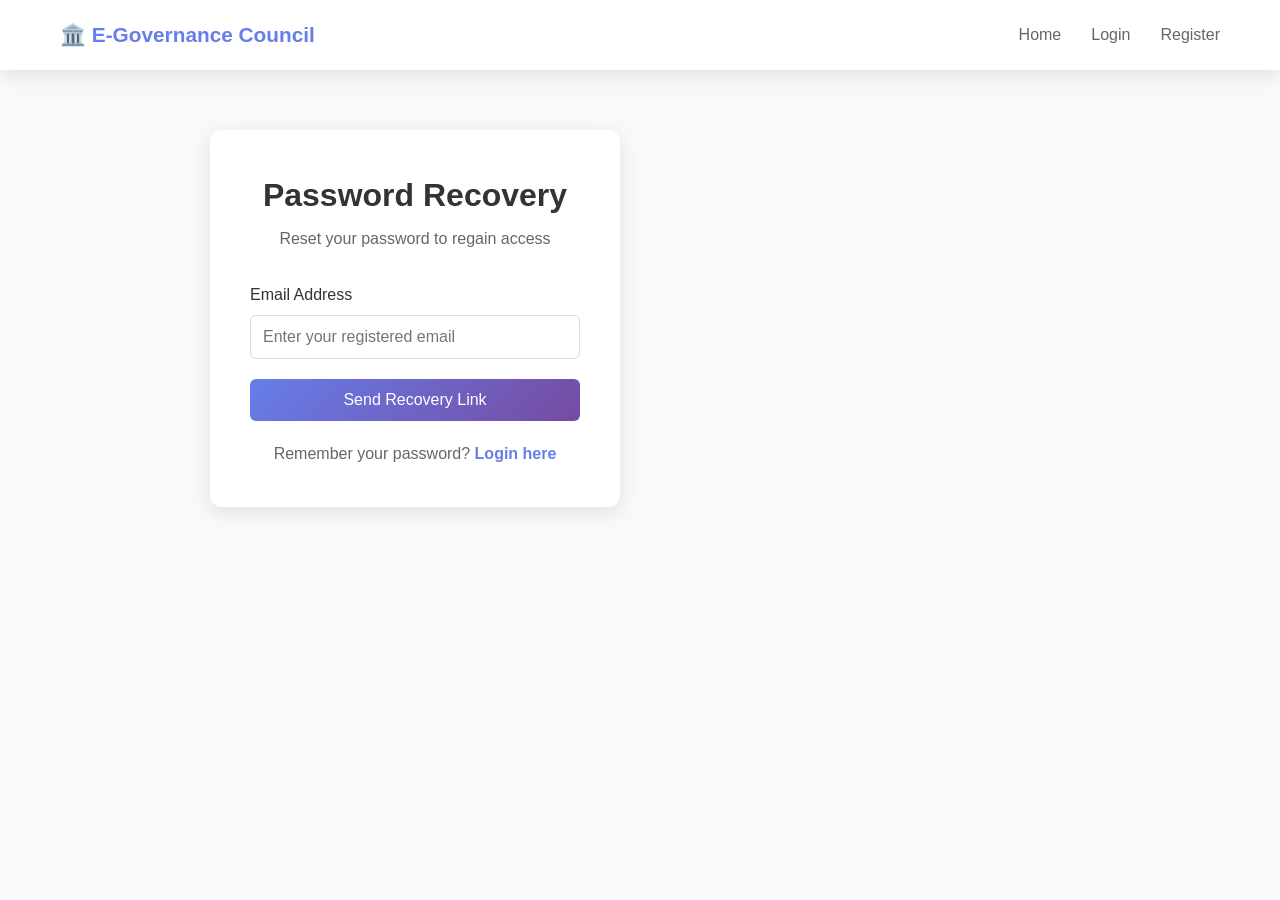
<file: E-governance/recover-password.html>
<!DOCTYPE html>
<html lang="en">
<head>
    <meta charset="UTF-8">
    <meta name="viewport" content="width=device-width, initial-scale=1.0">
    <title>Password Recovery - E-Governance Council System</title>
    <link rel="stylesheet" href="styles.css">
</head>
<body>
    <!-- Navigation -->
    <nav class="navbar">
        <div class="nav-container">
            <div class="logo">🏛️ E-Governance Council</div>
            <ul class="nav-links">
                <li><a href="index.html">Home</a></li>
                <li><a href="index.html">Login</a></li>
                <li><a href="register.html">Register</a></li>
            </ul>
        </div>
    </nav>

    <!-- Password Recovery Container -->
    <div class="auth-container">
        <div class="auth-card">
            <h2>Password Recovery</h2>
            <p class="auth-subtitle">Reset your password to regain access</p>

            <div id="step1" class="recovery-step">
                <form id="recoveryForm" class="auth-form">
                    <div class="form-group">
                        <label for="recoverEmail">Email Address</label>
                        <input type="email" id="recoverEmail" name="email" required placeholder="Enter your registered email">
                        <span class="error-message" id="recoveryError"></span>
                    </div>
                    <button type="submit" class="btn btn-primary btn-full">Send Recovery Link</button>
                </form>
            </div>

            <div id="step2" class="recovery-step" style="display:none;">
                <p class="success-message">✓ Recovery link sent to your email!</p>
                <p>Please check your email inbox for instructions to reset your password. The link will expire in 24 hours.</p>
                <a href="index.html" class="btn btn-primary btn-full">Back to Login</a>
            </div>

            <div class="auth-footer">
                <p>Remember your password? <a href="index.html" class="link-primary">Login here</a></p>
            </div>
        </div>
    </div>

    <!-- Script -->
    <script src="auth.js"></script>
    <script>
        document.getElementById('recoveryForm').addEventListener('submit', function(e) {
            e.preventDefault();
            const email = document.getElementById('recoverEmail').value;

            if (!isValidEmail(email)) {
                document.getElementById('recoveryError').textContent = 'Please enter a valid email address';
                return;
            }

            // Simulate sending recovery email
            console.log('Recovery email sent to:', email);
            
            // Show success message
            document.getElementById('step1').style.display = 'none';
            document.getElementById('step2').style.display = 'block';
        });
    </script>
</body>
</html>
</file>
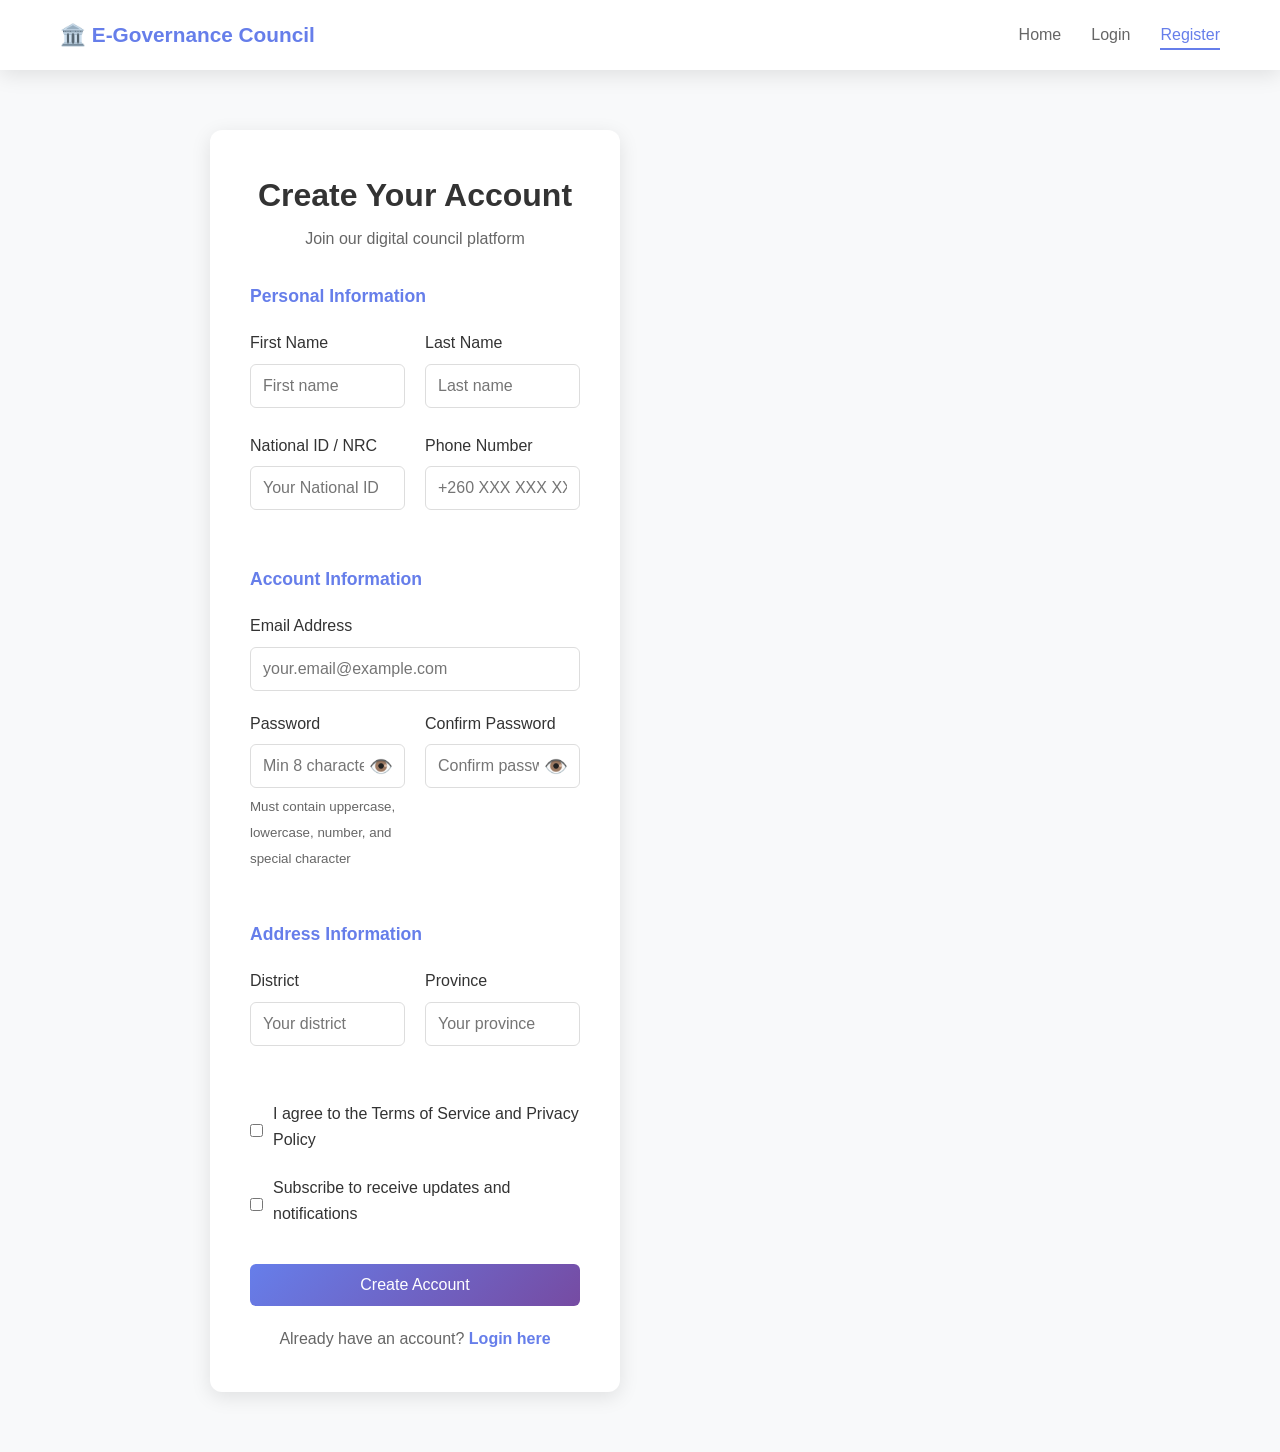
<file: E-governance/register.html>
<!DOCTYPE html>
<html lang="en">
<head>
    <meta charset="UTF-8">
    <meta name="viewport" content="width=device-width, initial-scale=1.0">
    <title>Register - E-Governance Council System</title>
    <link rel="stylesheet" href="styles.css">
</head>
<body>
    <!-- Navigation -->
    <nav class="navbar">
        <div class="nav-container">
            <div class="logo">🏛️ E-Governance Council</div>
            <ul class="nav-links">
                <li><a href="index.html">Home</a></li>
                <li><a href="index.html">Login</a></li>
                <li><a href="register.html" class="active">Register</a></li>
            </ul>
        </div>
    </nav>

    <!-- Register Container -->
    <div class="auth-container">
        <div class="auth-card auth-card-large">
            <h2>Create Your Account</h2>
            <p class="auth-subtitle">Join our digital council platform</p>

            <form id="registerForm" class="auth-form">
                <!-- Personal Information -->
                <div class="form-section">
                    <h3>Personal Information</h3>
                    
                    <div class="form-row">
                        <div class="form-group">
                            <label for="firstName">First Name</label>
                            <input type="text" id="firstName" name="firstName" required placeholder="First name">
                            <span class="error-message" id="firstNameError"></span>
                        </div>
                        <div class="form-group">
                            <label for="lastName">Last Name</label>
                            <input type="text" id="lastName" name="lastName" required placeholder="Last name">
                            <span class="error-message" id="lastNameError"></span>
                        </div>
                    </div>

                    <div class="form-row">
                        <div class="form-group">
                            <label for="nrc">National ID / NRC</label>
                            <input type="text" id="nrc" name="nrc" required placeholder="Your National ID">
                            <span class="error-message" id="nrcError"></span>
                        </div>
                        <div class="form-group">
                            <label for="phone">Phone Number</label>
                            <input type="tel" id="phone" name="phone" required placeholder="+260 XXX XXX XXX">
                            <span class="error-message" id="phoneError"></span>
                        </div>
                    </div>
                </div>

                <!-- Account Information -->
                <div class="form-section">
                    <h3>Account Information</h3>
                    
                    <div class="form-group">
                        <label for="regEmail">Email Address</label>
                        <input type="email" id="regEmail" name="email" required placeholder="your.email@example.com">
                        <span class="error-message" id="regEmailError"></span>
                    </div>

                    <div class="form-row">
                        <div class="form-group">
                            <label for="regPassword">Password</label>
                            <div class="password-field">
                                <input type="password" id="regPassword" name="password" required placeholder="Min 8 characters">
                                <button type="button" class="toggle-password" onclick="togglePassword('regPassword')">👁️</button>
                            </div>
                            <span class="error-message" id="regPasswordError"></span>
                            <small>Must contain uppercase, lowercase, number, and special character</small>
                        </div>
                        <div class="form-group">
                            <label for="confirmPassword">Confirm Password</label>
                            <div class="password-field">
                                <input type="password" id="confirmPassword" name="confirmPassword" required placeholder="Confirm password">
                                <button type="button" class="toggle-password" onclick="togglePassword('confirmPassword')">👁️</button>
                            </div>
                            <span class="error-message" id="confirmPasswordError"></span>
                        </div>
                    </div>
                </div>

                <!-- Address Information -->
                <div class="form-section">
                    <h3>Address Information</h3>
                    
                    <div class="form-row">
                        <div class="form-group">
                            <label for="district">District</label>
                            <input type="text" id="district" name="district" required placeholder="Your district">
                            <span class="error-message" id="districtError"></span>
                        </div>
                        <div class="form-group">
                            <label for="province">Province</label>
                            <input type="text" id="province" name="province" required placeholder="Your province">
                            <span class="error-message" id="provinceError"></span>
                        </div>
                    </div>
                </div>

                <!-- Agreement -->
                <div class="form-section">
                    <div class="form-group checkbox">
                        <input type="checkbox" id="terms" name="terms" required>
                        <label for="terms">I agree to the Terms of Service and Privacy Policy</label>
                    </div>
                    <div class="form-group checkbox">
                        <input type="checkbox" id="newsletter" name="newsletter">
                        <label for="newsletter">Subscribe to receive updates and notifications</label>
                    </div>
                </div>

                <button type="submit" class="btn btn-primary btn-full">Create Account</button>
            </form>

            <div class="auth-footer">
                <p>Already have an account? <a href="index.html" class="link-primary">Login here</a></p>
            </div>
        </div>
    </div>

    <!-- Script -->
    <script src="auth.js"></script>
    <script>
        document.getElementById('registerForm').addEventListener('submit', function(e) {
            e.preventDefault();
            if(validateRegisterForm()) {
                handleRegister();
            }
        });

        function validateRegisterForm() {
            let isValid = true;

            const firstName = document.getElementById('firstName').value;
            const lastName = document.getElementById('lastName').value;
            const nrc = document.getElementById('nrc').value;
            const phone = document.getElementById('phone').value;
            const email = document.getElementById('regEmail').value;
            const password = document.getElementById('regPassword').value;
            const confirmPassword = document.getElementById('confirmPassword').value;

            // First Name
            if (!firstName || firstName.length < 2) {
                document.getElementById('firstNameError').textContent = 'First name must be at least 2 characters';
                isValid = false;
            } else {
                document.getElementById('firstNameError').textContent = '';
            }

            // Last Name
            if (!lastName || lastName.length < 2) {
                document.getElementById('lastNameError').textContent = 'Last name must be at least 2 characters';
                isValid = false;
            } else {
                document.getElementById('lastNameError').textContent = '';
            }

            // NRC
            if (!nrc || nrc.length < 5) {
                document.getElementById('nrcError').textContent = 'Please enter a valid National ID';
                isValid = false;
            } else {
                document.getElementById('nrcError').textContent = '';
            }

            // Phone
            if (!phone || phone.length < 10) {
                document.getElementById('phoneError').textContent = 'Please enter a valid phone number';
                isValid = false;
            } else {
                document.getElementById('phoneError').textContent = '';
            }

            // Email
            if (!email || !isValidEmail(email)) {
                document.getElementById('regEmailError').textContent = 'Please enter a valid email';
                isValid = false;
            } else {
                document.getElementById('regEmailError').textContent = '';
            }

            // Password
            if (!password || password.length < 8) {
                document.getElementById('regPasswordError').textContent = 'Password must be at least 8 characters';
                isValid = false;
            } else if (!isValidPassword(password)) {
                document.getElementById('regPasswordError').textContent = 'Password must contain uppercase, lowercase, number, and special character';
                isValid = false;
            } else {
                document.getElementById('regPasswordError').textContent = '';
            }

            // Confirm Password
            if (password !== confirmPassword) {
                document.getElementById('confirmPasswordError').textContent = 'Passwords do not match';
                isValid = false;
            } else {
                document.getElementById('confirmPasswordError').textContent = '';
            }

            return isValid;
        }

        async function handleRegister() {
            console.log('Starting registration process...');

            const userData = {
                firstName: document.getElementById('firstName').value,
                lastName: document.getElementById('lastName').value,
                email: document.getElementById('regEmail').value,
                password: document.getElementById('regPassword').value,
                phone: document.getElementById('phone').value,
                nationalId: document.getElementById('nrc').value,
                district: document.getElementById('district').value,
                province: document.getElementById('province').value
            };

            console.log('Collected user data:', userData);

            // Show loading state
            const submitBtn = document.querySelector('button[type="submit"]');
            const originalText = submitBtn.textContent;
            submitBtn.textContent = 'Registering...';
            submitBtn.disabled = true;

            try {
                console.log('Calling registerUser API...');
                const result = await registerUser(userData);
                console.log('Registration API response:', result);

                if (result.success) {
                    alert('Registration successful! You are now logged in.');
                    console.log('Registration successful, attempting auto-login...');
                    // Automatically login the user after registration
                    const loginResult = await loginUser(userData.email, userData.password);
                    console.log('Auto-login result:', loginResult);
                    if (loginResult.success) {
                        storeUserSession(loginResult.user);
                        // Redirect based on user role
                        if (loginResult.user.role === 'Admin') {
                            window.location.href = 'admin-panel.html';
                        } else {
                            window.location.href = 'dashboard.html';
                        }
                    } else {
                        // If auto-login fails, redirect to login page
                        console.error('Auto-login failed:', loginResult);
                        window.location.href = 'index.html';
                    }
                } else {
                    console.error('Registration failed:', result);
                    alert('Registration failed: ' + result.message);
                }
            } catch (error) {
                console.error('Registration error:', error);
                alert('An error occurred during registration. Please try again.');
            } finally {
                // Reset button state
                submitBtn.textContent = originalText;
                submitBtn.disabled = false;
            }
        }
    </script>
</body>
</html>
</file>
<file: E-governance/styles.css>
/* ============================================
   GLOBAL STYLES & RESET
   ============================================ */

* {
    margin: 0;
    padding: 0;
    box-sizing: border-box;
}

:root {
    --primary-color: #667eea;
    --secondary-color: #764ba2;
    --success-color: #43e97b;
    --warning-color: #f5576c;
    --danger-color: #f5576c;
    --info-color: #4facfe;
    --light-color: #f5f7fa;
    --dark-color: #333;
    --text-color: #666;
    --border-color: #ddd;
    --shadow: 0 5px 20px rgba(0, 0, 0, 0.1);
    --transition: all 0.3s ease;
}

html {
    scroll-behavior: smooth;
}

body {
    font-family: 'Segoe UI', Tahoma, Geneva, Verdana, sans-serif;
    line-height: 1.6;
    color: var(--text-color);
    background-color: #f8f9fa;
}

/* ============================================
   TYPOGRAPHY
   ============================================ */

h1, h2, h3, h4, h5, h6 {
    color: var(--dark-color);
    margin-bottom: 15px;
    font-weight: 600;
}

h1 { font-size: 2.5em; }
h2 { font-size: 2em; }
h3 { font-size: 1.5em; }
h4 { font-size: 1.2em; }

a {
    text-decoration: none;
    color: var(--primary-color);
    transition: var(--transition);
}

a:hover {
    color: var(--secondary-color);
}

/* ============================================
   BUTTONS
   ============================================ */

.btn {
    display: inline-block;
    padding: 12px 24px;
    border: none;
    border-radius: 6px;
    font-size: 1em;
    cursor: pointer;
    transition: var(--transition);
    text-align: center;
    font-weight: 500;
}

.btn-primary {
    background: linear-gradient(135deg, var(--primary-color) 0%, var(--secondary-color) 100%);
    color: white;
}

.btn-primary:hover {
    transform: translateY(-2px);
    box-shadow: 0 10px 25px rgba(102, 126, 234, 0.3);
}

.btn-secondary {
    background: white;
    color: var(--primary-color);
    border: 2px solid var(--primary-color);
}

.btn-secondary:hover {
    background: var(--primary-color);
    color: white;
}

.btn-link {
    background: none;
    color: var(--primary-color);
    padding: 0;
    text-decoration: underline;
}

.btn-full {
    width: 100%;
}

/* ============================================
   NAVBAR
   ============================================ */

.navbar {
    background: white;
    box-shadow: var(--shadow);
    position: sticky;
    top: 0;
    z-index: 100;
}

.navbar-dark {
    background: linear-gradient(135deg, var(--primary-color) 0%, var(--secondary-color) 100%);
}

.navbar-dark .nav-links a {
    color: white;
}

.nav-container {
    max-width: 1200px;
    margin: 0 auto;
    padding: 0 20px;
    display: flex;
    justify-content: space-between;
    align-items: center;
    height: 70px;
}

.logo {
    font-size: 1.3em;
    font-weight: 700;
    color: var(--primary-color);
}

.navbar-dark .logo {
    color: white;
}

.nav-links {
    list-style: none;
    display: flex;
    gap: 30px;
    align-items: center;
}

.nav-links a {
    color: var(--text-color);
    font-weight: 500;
    padding: 5px 0;
    border-bottom: 2px solid transparent;
    transition: var(--transition);
}

.nav-links a.active,
.nav-links a:hover {
    color: var(--primary-color);
    border-bottom-color: var(--primary-color);
}

.nav-user {
    display: flex;
    gap: 20px;
    align-items: center;
}

/* ============================================
   HOME PAGE
   ============================================ */

.hero {
    background: linear-gradient(135deg, var(--primary-color) 0%, var(--secondary-color) 100%);
    color: white;
    padding: 100px 20px;
    text-align: center;
}

.hero-content h1 {
    font-size: 3em;
    margin-bottom: 10px;
    color: white;
}

.hero-content p {
    font-size: 1.3em;
    margin-bottom: 30px;
    opacity: 0.95;
}

.cta-buttons {
    display: flex;
    gap: 20px;
    justify-content: center;
    flex-wrap: wrap;
}

.features {
    max-width: 1200px;
    margin: 60px auto;
    padding: 0 20px;
}

.features h2 {
    text-align: center;
    margin-bottom: 50px;
}

.features-grid {
    display: grid;
    grid-template-columns: repeat(auto-fit, minmax(300px, 1fr));
    gap: 30px;
}

.feature-card {
    background: white;
    padding: 30px;
    border-radius: 12px;
    text-align: center;
    box-shadow: var(--shadow);
    transition: var(--transition);
}

.feature-card:hover {
    transform: translateY(-10px);
    box-shadow: 0 15px 40px rgba(0, 0, 0, 0.15);
}

.feature-icon {
    font-size: 3em;
    margin-bottom: 15px;
}

.feature-card h3 {
    margin-bottom: 10px;
}

/* ============================================
   HOW IT WORKS
   ============================================ */

.how-it-works {
    background: white;
    padding: 60px 20px;
    margin: 60px 0;
}

.how-it-works h2 {
    text-align: center;
    margin-bottom: 50px;
}

.steps-container {
    max-width: 1000px;
    margin: 0 auto;
    display: flex;
    justify-content: center;
    align-items: center;
    gap: 20px;
    flex-wrap: wrap;
}

.step {
    background: linear-gradient(135deg, var(--light-color) 0%, white 100%);
    padding: 30px;
    border-radius: 12px;
    text-align: center;
    min-width: 200px;
    border-left: 4px solid var(--primary-color);
}

.step-number {
    display: inline-block;
    width: 50px;
    height: 50px;
    background: linear-gradient(135deg, var(--primary-color) 0%, var(--secondary-color) 100%);
    color: white;
    border-radius: 50%;
    line-height: 50px;
    font-weight: 700;
    font-size: 1.2em;
    margin-bottom: 15px;
}

.step-arrow {
    font-size: 2em;
    color: var(--primary-color);
}

/* ============================================
   AUTHENTICATION PAGES
   ============================================ */

.auth-container {
    max-width: 900px;
    margin: 40px auto;
    padding: 20px;
    display: grid;
    grid-template-columns: 1fr 1fr;
    gap: 40px;
}

.auth-card {
    background: white;
    padding: 40px;
    border-radius: 12px;
    box-shadow: var(--shadow);
}

.auth-card-large {
    grid-column: 1;
}

.auth-card h2 {
    margin-bottom: 5px;
    text-align: center;
}

.auth-subtitle {
    text-align: center;
    color: var(--text-color);
    margin-bottom: 30px;
}

.auth-form {
    margin-bottom: 20px;
}

.form-group {
    margin-bottom: 20px;
}

.form-row {
    display: grid;
    grid-template-columns: 1fr 1fr;
    gap: 20px;
}

.form-section {
    margin-bottom: 30px;
}

.form-section h3 {
    font-size: 1.1em;
    margin-bottom: 20px;
    color: var(--primary-color);
}

label {
    display: block;
    margin-bottom: 8px;
    font-weight: 500;
    color: var(--dark-color);
}

input[type="text"],
input[type="email"],
input[type="password"],
input[type="tel"],
select,
textarea {
    width: 100%;
    padding: 12px;
    border: 1px solid var(--border-color);
    border-radius: 6px;
    font-size: 1em;
    transition: var(--transition);
    font-family: inherit;
}

input:focus,
select:focus,
textarea:focus {
    outline: none;
    border-color: var(--primary-color);
    box-shadow: 0 0 0 3px rgba(102, 126, 234, 0.1);
}

.password-field {
    position: relative;
    display: flex;
    align-items: center;
}

.password-field input {
    flex: 1;
    padding-right: 40px;
}

.toggle-password {
    position: absolute;
    right: 12px;
    background: none;
    border: none;
    cursor: pointer;
    font-size: 1.2em;
}

.form-group.checkbox {
    display: flex;
    align-items: center;
    gap: 10px;
    margin-bottom: 15px;
}

input[type="checkbox"] {
    width: auto;
    cursor: pointer;
}

.error-message {
    color: var(--danger-color);
    font-size: 0.85em;
    margin-top: 5px;
    display: block;
}

.success-message {
    color: var(--success-color);
    font-size: 1.1em;
    margin-bottom: 20px;
}

.auth-divider {
    text-align: center;
    margin: 20px 0;
    color: var(--text-color);
}

.auth-footer {
    text-align: center;
    margin-top: 20px;
}

.info-card {
    background: linear-gradient(135deg, var(--light-color) 0%, white 100%);
    padding: 30px;
    border-radius: 12px;
    border-left: 4px solid var(--info-color);
}

.info-card h3 {
    margin-bottom: 20px;
}

.demo-creds {
    margin-bottom: 20px;
    padding: 15px;
    background: white;
    border-radius: 6px;
}

.demo-creds p {
    margin: 5px 0;
}

.link-primary {
    color: var(--primary-color);
    font-weight: 600;
}

/* ============================================
   DASHBOARD
   ============================================ */

.dashboard-container {
    display: grid;
    grid-template-columns: 250px 1fr;
    min-height: calc(100vh - 70px);
}

.sidebar {
    background: white;
    border-right: 1px solid var(--border-color);
    padding: 20px 0;
}

.sidebar-menu {
    display: flex;
    flex-direction: column;
}

.menu-item {
    padding: 15px 20px;
    border-left: 4px solid transparent;
    transition: var(--transition);
    color: var(--text-color);
    font-weight: 500;
}

.menu-item:hover,
.menu-item.active {
    background: var(--light-color);
    border-left-color: var(--primary-color);
    color: var(--primary-color);
}

.dashboard-main {
    padding: 40px;
    overflow-y: auto;
}

.welcome-section {
    margin-bottom: 40px;
}

.welcome-section h1 {
    font-size: 2em;
    margin-bottom: 5px;
}

.stats-section {
    display: grid;
    grid-template-columns: repeat(auto-fit, minmax(200px, 1fr));
    gap: 20px;
    margin-bottom: 40px;
}

.stat-card {
    background: white;
    padding: 25px;
    border-radius: 12px;
    box-shadow: var(--shadow);
    text-align: center;
    border-top: 4px solid var(--primary-color);
}

.stat-icon {
    font-size: 2.5em;
    margin-bottom: 10px;
}

.stat-number {
    font-size: 2em;
    font-weight: 700;
    color: var(--primary-color);
    margin: 10px 0;
}

.quick-actions {
    margin-bottom: 40px;
}

.action-buttons {
    display: grid;
    grid-template-columns: repeat(auto-fit, minmax(150px, 1fr));
    gap: 20px;
    margin-top: 20px;
}

.action-btn {
    background: white;
    padding: 20px;
    border-radius: 12px;
    text-align: center;
    box-shadow: var(--shadow);
    transition: var(--transition);
    display: flex;
    flex-direction: column;
    align-items: center;
    gap: 10px;
}

.action-btn:hover {
    transform: translateY(-5px);
    box-shadow: 0 15px 40px rgba(0, 0, 0, 0.15);
}

.action-icon {
    font-size: 2em;
}

.applications-section,
.notifications-section {
    background: white;
    padding: 30px;
    border-radius: 12px;
    box-shadow: var(--shadow);
    margin-bottom: 40px;
}

.table-responsive {
    overflow-x: auto;
}

.applications-table {
    width: 100%;
    border-collapse: collapse;
}

.applications-table thead {
    background: var(--light-color);
}

.applications-table th,
.applications-table td {
    padding: 15px;
    text-align: left;
    border-bottom: 1px solid var(--border-color);
}

.applications-table tr:hover {
    background: var(--light-color);
}

.badge {
    display: inline-block;
    padding: 5px 12px;
    border-radius: 20px;
    font-size: 0.85em;
    font-weight: 600;
}

.badge-pending {
    background: #fff3cd;
    color: #856404;
}

.badge-approved {
    background: #d4edda;
    color: #155724;
}

.badge-rejected {
    background: #f8d7da;
    color: #721c24;
}

.badge-review {
    background: #fff3cd;
    color: #856404;
}

.link-action {
    color: var(--primary-color);
    font-weight: 600;
}

.notifications-list {
    display: flex;
    flex-direction: column;
    gap: 15px;
}

.notification-item {
    display: flex;
    gap: 15px;
    padding: 15px;
    background: var(--light-color);
    border-radius: 8px;
    border-left: 4px solid transparent;
    cursor: pointer;
    transition: all 0.3s ease;
}

.notification-item.unread {
    border-left-color: var(--primary-color);
    background: #f0f4ff;
}

.notification-item:hover {
    transform: translateX(5px);
    box-shadow: 0 2px 8px rgba(0, 0, 0, 0.1);
}

.notif-icon {
    font-size: 2em;
}

.notif-content {
    flex: 1;
}

.notif-title {
    font-weight: 600;
    margin-bottom: 5px;
}

.notif-message {
    color: var(--text-color);
    margin-bottom: 5px;
}

/* ============================================
   ADMIN PANEL
   ============================================ */

.admin-container {
    display: grid;
    grid-template-columns: 250px 1fr;
    min-height: calc(100vh - 70px);
}

.admin-sidebar {
    background: white;
    border-right: 1px solid var(--border-color);
    padding: 20px 0;
}

.admin-main {
    padding: 40px;
    overflow-y: auto;
}

.admin-welcome h1 {
    font-size: 2em;
    margin-bottom: 5px;
}

.admin-stats {
    display: grid;
    grid-template-columns: repeat(auto-fit, minmax(250px, 1fr));
    gap: 20px;
    margin-bottom: 40px;
}

.admin-stat-card {
    background: white;
    padding: 25px;
    border-radius: 12px;
    box-shadow: var(--shadow);
    display: flex;
    gap: 20px;
    align-items: flex-start;
    border-left: 4px solid var(--primary-color);
}

.stat-icon {
    font-size: 2.5em;
}

.stat-content h3 {
    font-size: 0.9em;
    margin: 0 0 10px 0;
    color: var(--text-color);
}

.stat-big {
    font-size: 2em;
    font-weight: 700;
    color: var(--primary-color);
    margin: 0;
}

.admin-section {
    background: white;
    padding: 30px;
    border-radius: 12px;
    box-shadow: var(--shadow);
    margin-bottom: 40px;
}

.section-header {
    display: flex;
    justify-content: space-between;
    align-items: center;
    margin-bottom: 25px;
}

.filter-bar {
    display: flex;
    gap: 15px;
    margin-bottom: 25px;
    flex-wrap: wrap;
}

.filter-select,
.filter-search {
    padding: 10px 15px;
    border: 1px solid var(--border-color);
    border-radius: 6px;
    font-size: 0.95em;
}

.filter-search {
    flex: 1;
    min-width: 200px;
}

.admin-table {
    width: 100%;
    border-collapse: collapse;
}

.admin-table thead {
    background: var(--light-color);
}

.admin-table th,
.admin-table td {
    padding: 15px;
    text-align: left;
    border-bottom: 1px solid var(--border-color);
}

.admin-table tr:hover {
    background: var(--light-color);
}

.btn-action {
    padding: 6px 12px;
    margin-right: 8px;
    border: none;
    border-radius: 4px;
    cursor: pointer;
    font-size: 0.85em;
    transition: var(--transition);
}

.btn-view {
    background: var(--info-color);
    color: white;
}

.btn-approve {
    background: var(--success-color);
    color: white;
}

.btn-reject {
    background: var(--danger-color);
    color: white;
}

.overview-cards {
    display: grid;
    grid-template-columns: repeat(auto-fit, minmax(250px, 1fr));
    gap: 25px;
}

.overview-card {
    background: var(--light-color);
    padding: 25px;
    border-radius: 12px;
}

.progress-bar {
    background: var(--border-color);
    height: 10px;
    border-radius: 5px;
    overflow: hidden;
    margin: 15px 0;
}

.progress-fill {
    background: linear-gradient(90deg, var(--success-color) 0%, var(--primary-color) 100%);
    height: 100%;
    transition: var(--transition);
}

/* ============================================
   FOOTER
   ============================================ */

.footer {
    background: var(--dark-color);
    color: white;
    padding: 40px 20px;
    margin-top: 60px;
}

.footer-content {
    max-width: 1200px;
    margin: 0 auto;
    display: grid;
    grid-template-columns: repeat(auto-fit, minmax(250px, 1fr));
    gap: 30px;
    margin-bottom: 30px;
}

.footer-section h4 {
    color: white;
    margin-bottom: 15px;
}

.footer-section ul {
    list-style: none;
}

.footer-section ul li {
    margin-bottom: 10px;
}

.footer-section a {
    color: #bbb;
}

.footer-section a:hover {
    color: white;
}

.footer-bottom {
    text-align: center;
    border-top: 1px solid rgba(255, 255, 255, 0.2);
    padding-top: 20px;
}

/* ============================================
   MODAL & DIALOG STYLES
   ============================================ */

.modal {
    position: fixed;
    z-index: 1000;
    left: 0;
    top: 0;
    width: 100%;
    height: 100%;
    background-color: rgba(0, 0, 0, 0.5);
    display: flex;
    align-items: center;
    justify-content: center;
    animation: fadeIn 0.3s ease;
}

@keyframes fadeIn {
    from { opacity: 0; }
    to { opacity: 1; }
}

.modal-content {
    background-color: white;
    padding: 0;
    border-radius: 8px;
    box-shadow: var(--shadow);
    max-width: 600px;
    width: 90%;
    max-height: 90vh;
    overflow-y: auto;
    animation: slideIn 0.3s ease;
}

@keyframes slideIn {
    from {
        transform: translateY(-50px);
        opacity: 0;
    }
    to {
        transform: translateY(0);
        opacity: 1;
    }
}

.modal-header {
    display: flex;
    justify-content: space-between;
    align-items: center;
    padding: 20px;
    border-bottom: 1px solid var(--border-color);
}

.modal-header h2 {
    margin: 0;
}

.modal-close {
    background: none;
    border: none;
    font-size: 28px;
    cursor: pointer;
    color: #666;
    transition: var(--transition);
}

.modal-close:hover {
    color: var(--dark-color);
}

.modal-body {
    padding: 20px;
}

.modal-footer {
    display: flex;
    justify-content: flex-end;
    gap: 10px;
    padding: 20px;
    border-top: 1px solid var(--border-color);
}

/* Form Control Styles */
.form-control {
    width: 100%;
    padding: 10px 15px;
    border: 1px solid var(--border-color);
    border-radius: 4px;
    font-size: 1em;
    font-family: inherit;
    transition: var(--transition);
}

.form-control:focus {
    outline: none;
    border-color: var(--primary-color);
    box-shadow: 0 0 0 3px rgba(102, 126, 234, 0.1);
}

.form-group {
    margin-bottom: 20px;
}

.form-group label {
    display: block;
    margin-bottom: 8px;
    font-weight: 500;
    color: var(--dark-color);
}

/* Rating Input Styles */
.rating-input {
    display: flex;
    flex-direction: column;
    gap: 8px;
}

.rating-input input[type="radio"] {
    margin-right: 8px;
    cursor: pointer;
}

.rating-input label {
    display: inline;
    cursor: pointer;
    font-weight: normal;
    margin: 0;
}

/* Star Rating Styles */
.star-rating {
    display: flex;
    gap: 15px;
    font-size: 2em;
    margin: 10px 0;
}

.star {
    cursor: pointer;
    opacity: 0.5;
    transition: opacity 0.2s ease, transform 0.2s ease;
    user-select: none;
}

.star:hover {
    opacity: 1;
    transform: scale(1.2);
}

.star.active {
    opacity: 1;
}

/* Document Item Styles */
.document-item {
    padding: 10px;
    margin-bottom: 10px;
    border: 1px solid var(--border-color);
    border-radius: 4px;
    display: flex;
    justify-content: space-between;
    align-items: center;
}

/* ============================================
   RESPONSIVE DESIGN
   ============================================ */

@media (max-width: 768px) {
    .navbar .nav-links {
        gap: 15px;
    }

    .hero-content h1 {
        font-size: 2em;
    }

    .features-grid {
        grid-template-columns: 1fr;
    }

    .auth-container {
        grid-template-columns: 1fr;
    }

    .auth-card-large {
        grid-column: 1;
    }

    .form-row {
        grid-template-columns: 1fr;
    }

    .dashboard-container,
    .admin-container {
        grid-template-columns: 1fr;
    }

    .sidebar,
    .admin-sidebar {
        display: none;
    }

    .dashboard-main,
    .admin-main {
        padding: 20px;
    }

    .stats-section,
    .admin-stats {
        grid-template-columns: repeat(2, 1fr);
    }

    .cta-buttons,
    .action-buttons {
        grid-template-columns: 1fr;
    }

    .steps-container {
        flex-direction: column;
    }

    .step-arrow {
        transform: rotate(90deg);
    }
}

@media (max-width: 480px) {
    .navbar .nav-links {
        flex-direction: column;
        gap: 10px;
    }

    .nav-links {
        gap: 10px;
    }

    .hero-content h1 {
        font-size: 1.5em;
    }

    .hero-content p {
        font-size: 1em;
    }

    .stats-section,
    .admin-stats {
        grid-template-columns: 1fr;
    }

    .admin-stat-card {
        flex-direction: column;
    }

    .applications-table,
    .admin-table {
        font-size: 0.9em;
    }

    .btn-action {
        margin-bottom: 8px;
    }
}
</file>
<file: style.css>
/* General Styles */
body {
    font-family: 'Segoe UI', Tahoma, Geneva, Verdana, sans-serif;
    margin: 0;
    padding: 0;
    background-color: #484a4d;
    color: #333;
    scroll-behavior: smooth;
}

/* Hero Banner */
.hero-banner {
    display: flex;
    align-items: center;
    justify-content: space-between;
    background-color: #141414d5;
    padding: 60px 10%;
    box-shadow: 0 4px 10px rgba(0, 0, 0, 0.1);
    flex-wrap: wrap;
}

.hero-content {
    max-width: 50%;
    min-width: 280px;
}

.hero-content h1 {
    font-size: 2.5em;
    margin-bottom: 15px;
    color: #4c529b;
}

.hero-content p {
    font-size: 1.1em;
    line-height: 1.6;
    color: #555;
}

.hero-image-container {
    max-width: 50%;
    min-width: 350px;
}

.hero-image {
    width: 100%;
    border-radius: 8px;
    object-fit: cover;
}

/* Action Section */
.action-section {
    display: flex;
    flex-wrap: wrap;
    justify-content: center;
    gap: 30px;
    padding: 60px 10%;
}

.action-card {
    background-color: #b4adadc4;
    border-radius: 10px;
    box-shadow: 0 5px 15px rgba(0, 0, 0, 0.1);
    width: 300px;
    text-align: center;
    padding: 30px 20px;
    transition: transform 0.3s ease, box-shadow 0.3s ease;
}

.action-card:hover {
    transform: translateY(-5px);
    box-shadow: 0 8px 20px rgba(0, 0, 0, 0.15);
}

.card-content h2 {
    color: #293292;
    margin-bottom: 10px;
}

.card-content p {
    color: #555;
    font-size: 0.95em;
    margin-bottom: 25px;
}

/* Buttons */
.cta-button {
    display: inline-block;
    text-decoration: none;
    background-color: #2f7ee6;
    color: #fff;
    padding: 12px 25px;
    border-radius: 5px;
    font-weight: bold;
    transition: background-color 0.3s ease;
}

.cta-button:hover {
    background-color: #155bb6bb;
}

.secondary-button {
    background-color:#1a73e8dc;
}

.secondary-button:hover {
    background-color: #155bb6c9;
}

.ap-button {
    background-color: #1a73e8d5;
    color: #e0e0e0;
}

.ap-button:hover {
    background-color: #155bb6d0;
}
</file>
<file: login.css>
/* Styles for the Facebook-like login page, using color tokens from style.css */

:root{
  --bg: #484a4d;       /* body background from style.css */
  --accent-blue: #1a73e8; /* primary CTA */
  --accent-blue-dark: #155ab6;
  --heading-blue: #1a237e; /* hero heading color */
  --card-muted: rgba(180,173,173,0.77); /* action-card color */
}

html,body{height:100%;}
body{
  background: var(--bg);
  font-family: 'Segoe UI', Tahoma, Geneva, Verdana, sans-serif;
  margin:0;
  color:#222;
}

.login-wrapper{
  display:flex;
  align-items:center;
  justify-content:space-between;
  gap:32px;
  padding:40px 6%;
  min-height:100vh;
  box-sizing:border-box;
}

.login-left{
  flex:1.2;
  color:white;
  max-width:55%;
}
.login-left h1{
  color:var(--heading-blue);
  font-size:48px;
  margin:0 0 16px 0;
  line-height:1.05;
}
.login-left p{
  color:#e7e7e7;
  font-size:20px;
  margin:0;
}

.login-right{
  width:380px;
  display:flex;
  flex-direction:column;
  align-items:center;
}

.login-card{
  width:100%;
  background: #fff;
  border-radius:8px;
  padding:18px;
  box-shadow: 0 8px 22px rgba(0,0,0,0.2);
  text-align:center;
}

.login-form{display:flex;flex-direction:column;gap:10px;padding:6px 8px}
.login-form input{
  padding:12px 14px;
  border-radius:6px;
  border:1px solid #ddd;
  font-size:15px;
  outline:none;
}
.login-form input:focus{box-shadow:0 0 0 3px rgba(26,115,232,0.12);border-color:var(--accent-blue)}

.login-btn{
  background:var(--accent-blue);
  color:#fff;
  border:none;
  padding:12px 16px;
  border-radius:6px;
  font-weight:600;
  font-size:16px;
  cursor:pointer;
}
.login-btn:hover{background:var(--accent-blue-dark)}

.login-links{margin-top:6px}
.forgot{color:var(--heading-blue);font-size:13px;text-decoration:none}

.divider{height:1px;background:transparent;margin:16px 0}
.create-account{
  display:inline-block;
  background:var(--heading-blue);
  color:white;
  padding:10px 16px;
  border-radius:6px;
  text-decoration:none;
  font-weight:700;
}
.create-account:hover{background:var(--accent-blue)}

.small.muted{color:#ddd;font-size:13px;margin-top:12px;text-align:center}

/* Small screens: stack columns */
@media (max-width:900px){
  .login-wrapper{flex-direction:column;align-items:center;padding:28px}
  .login-left{max-width:100%;text-align:center}
  .login-left h1{font-size:34px}
  .login-right{width:100%;max-width:420px}
}

.sr-only{position:absolute;width:1px;height:1px;padding:0;margin:-1px;overflow:hidden;clip:rect(0,0,0,0);border:0}
</file>
<file: styles.css>
/* Theme / Variables */
:root {
  /* Reused color tokens from site `style.css` */
  --bg: #484a4d;            /* dark page background */
  --card: #ffffff;          /* white cards */
  --accent: #1a73e8;       /* primary blue */
  --accent-strong: #155ab6;/* darker blue */
  --heading-blue: #1a237e; /* deep heading blue */
  --success: #2ecc71;
  --error: #e74c3c;
  --muted: #bfc3c6;        /* light muted on dark bg */
  --text: #1f2937;         /* primary text for cards */
  --radius: 10px;
  --shadow: 0 10px 30px rgba(0,0,0,0.25);
  --container-width: 420px;
  --gap: 14px;
}

/* Reset / base */
*,
*::before,
*::after {
  box-sizing: border-box;
}

html, body {
  height: 100%;
  margin: 0;
  font-family: "Segoe UI", Arial, Helvetica, sans-serif;
  background: var(--bg);
  color: #eef2f5; /* light page text on dark background */
  -webkit-font-smoothing: antialiased;
  -moz-osx-font-smoothing: grayscale;
}

/* Layout / Page */
body {
  padding: 28px 24px;
}

.page-header {
  display: flex;
  align-items: center;
  justify-content: space-between;
  gap: var(--gap);
  margin-bottom: 22px;
  padding: 8px 12px;
}

.page-header h1 {
  font-size: 1.25rem;
  margin: 0;
  color: var(--card); /* white-ish with contrast */
  letter-spacing: 0.2px;
}

/* Admin controls (outside login container) */
.admin-controls {
  display: flex;
  align-items: center;
  gap: 8px;
}

/* Small helper text */
.tiny {
  font-size: 0.85rem;
  color: var(--muted);
}

/*  Buttons / Controls */
.link-btn {
  background: transparent;
  border: 1px solid rgba(255,255,255,0.06);
  color: var(--card);
  cursor: pointer;
  padding: 8px 10px;
  border-radius: 8px;
  font: inherit;
}

.link-btn:hover,
.link-btn:focus {
  background: rgba(43, 108, 176, 0.08);
  outline: none;
}

/* Primary submit button */
button[type="submit"] {
  background: var(--accent);
  color: #fff;
  border: none;
  padding: 10px 14px;
  border-radius: 8px;
  cursor: pointer;
  font: inherit;
  box-shadow: 0 6px 18px rgba(26,115,232,0.15);
}

button[type="submit"]:hover,
button[type="submit"]:active {
  opacity: 0.95;
}

/* Display name / center */
.display-name {
  font-size: 1.35rem;
  font-weight: 700;
  margin: 6px 0 12px;
  padding-left: 4px;
  color: var(--card);
}

/* Center container */
.center {
  display: flex;
  justify-content: center;
  align-items: center;
  min-height: calc(100vh - 160px);
}

/* Card / Form */
.card {
  width: var(--container-width);
  background: var(--card);
  padding: 22px;
  border-radius: var(--radius);
  box-shadow: var(--shadow);
  color: var(--text);
}

.card h2 {
  margin: 0 0 10px;
  font-size: 1.05rem;
}

/* Form layout */
label {
  display: block;
  margin: 10px 0 6px;
  font-size: 0.95rem;
  color: var(--muted);
}

label.inline {
  display: inline-flex;
  align-items: center;
  gap: 6px;
  margin-right: 10px;
}

/* Inputs */
input[type="text"],
input[type="password"],
input[type="number"],
select, input[type="email"] {
  width: 100%;
  padding: 10px 12px;
  border: 1px solid #e6e9ed;
  border-radius: 8px;
  font-size: 0.95rem;
  background: #fff;
  color: var(--text);
}

input[disabled] {
  opacity: 0.6;
  cursor: not-allowed;
}

/* Actions */
.actions {
  display: flex;
  justify-content: flex-end;
  margin-top: 12px;
}

/* center the primary action(s) inside the form */
.center-actions {
  display: flex;
  justify-content: center;
}

/* signup prompt below the button */
.signup-prompt {
  text-align: center;
  margin-top: 10px;
  font-size: 0.95rem;
}
.signup-prompt a {
  color: var(--accent);
  text-decoration: none;
}
.signup-prompt a:hover { text-decoration: underline; }

/* signup box (inline) */
.signup-box {
  margin-top: 12px;
  border-top: 1px dashed rgba(0,0,0,0.06);
  padding-top: 12px;
}

/*  Messages / Utilities */
.form-msg {
  margin-top: 10px;
  font-size: 0.95rem;
}

.form-msg.success {
  color: var(--success);
}

.form-msg.error {
  color: var(--error);
}

.muted {
  color: var(--muted);
}

.small {
  font-size: 0.85rem;
}

/* Tiny success / error shown near admin controls */
.admin-controls .tiny.success {
  color: var(--success);
}

.admin-controls .tiny.error {
  color: var(--error);
}

/* Responsive tweaks */
@media (max-width: 720px) {
  :root {
    --container-width: calc(100% - 48px);
  }
  body {
    padding: 18px;
  }
  .page-header {
    gap: 8px;
  }
  .center { min-height: calc(100vh - 120px); }
}

@media (max-width: 420px) {
  .page-header h1 { font-size: 1.05rem }
}

/* End of file */
</file>
